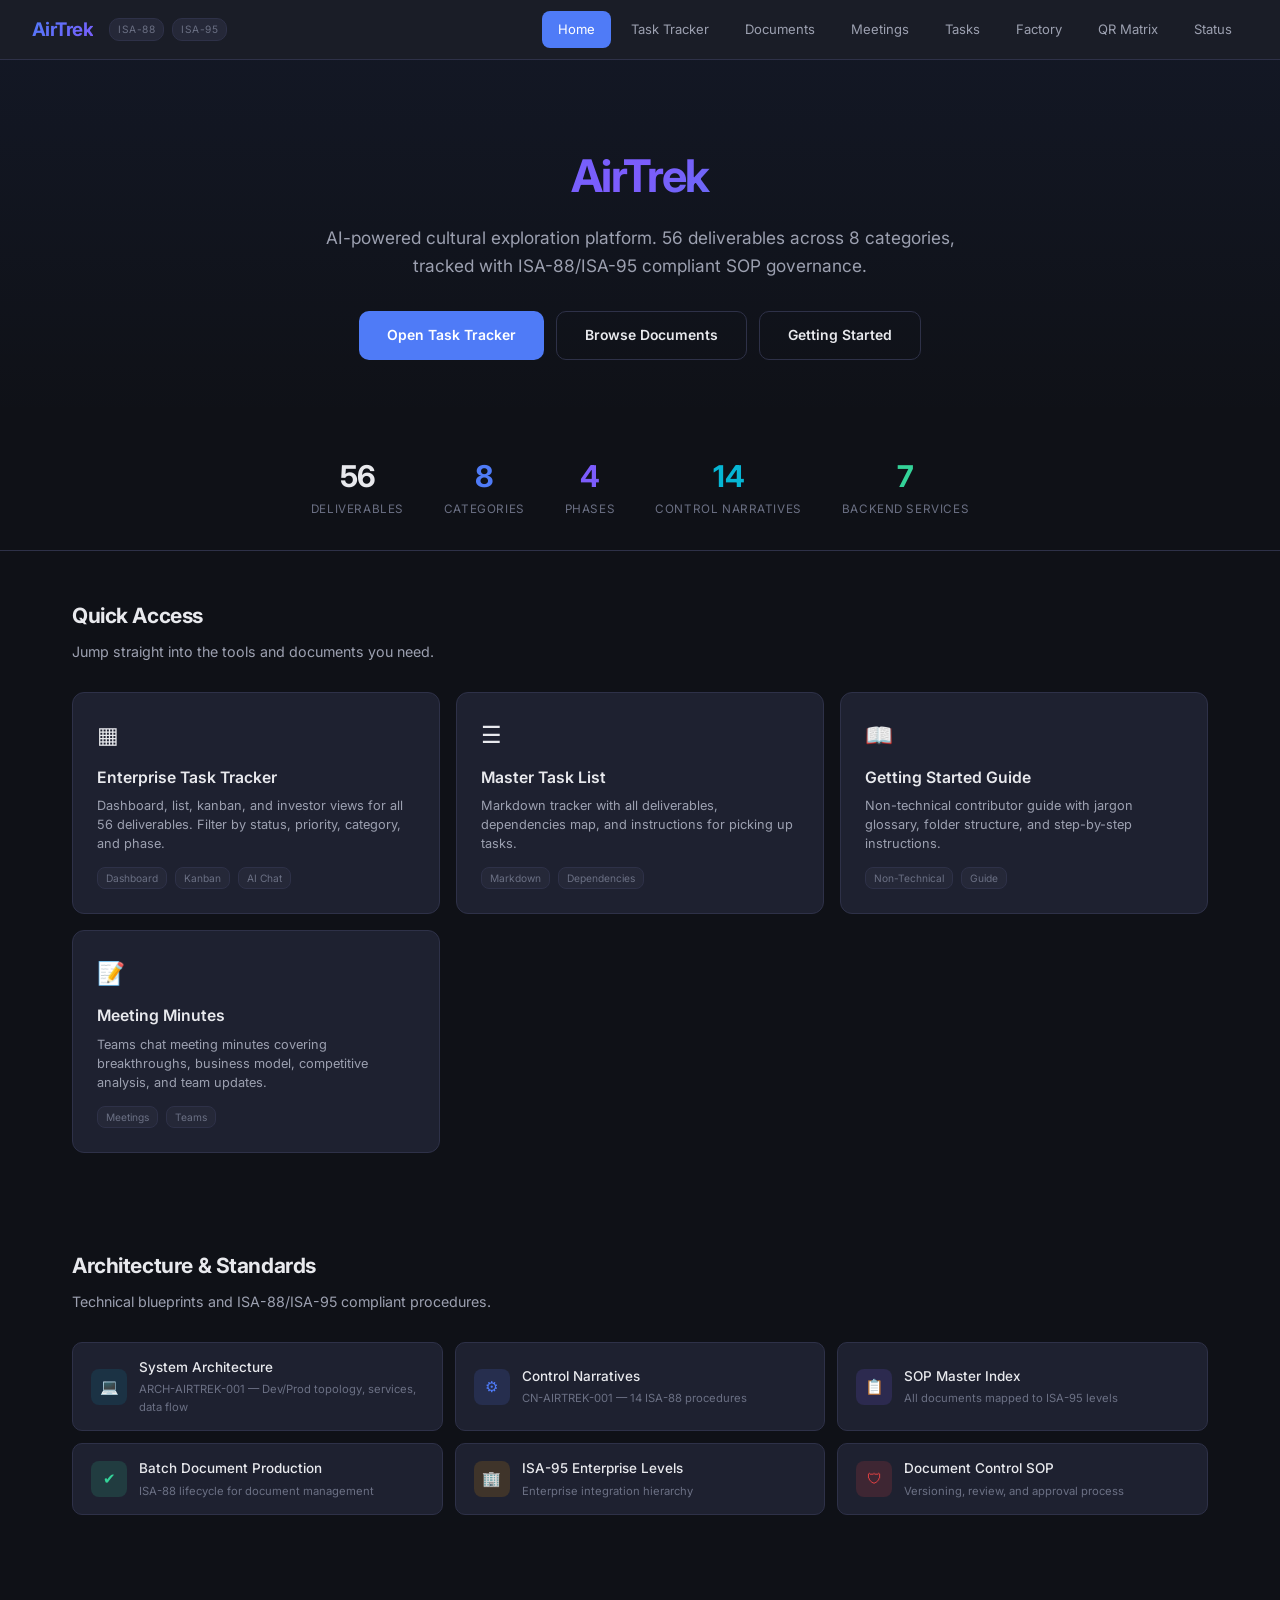
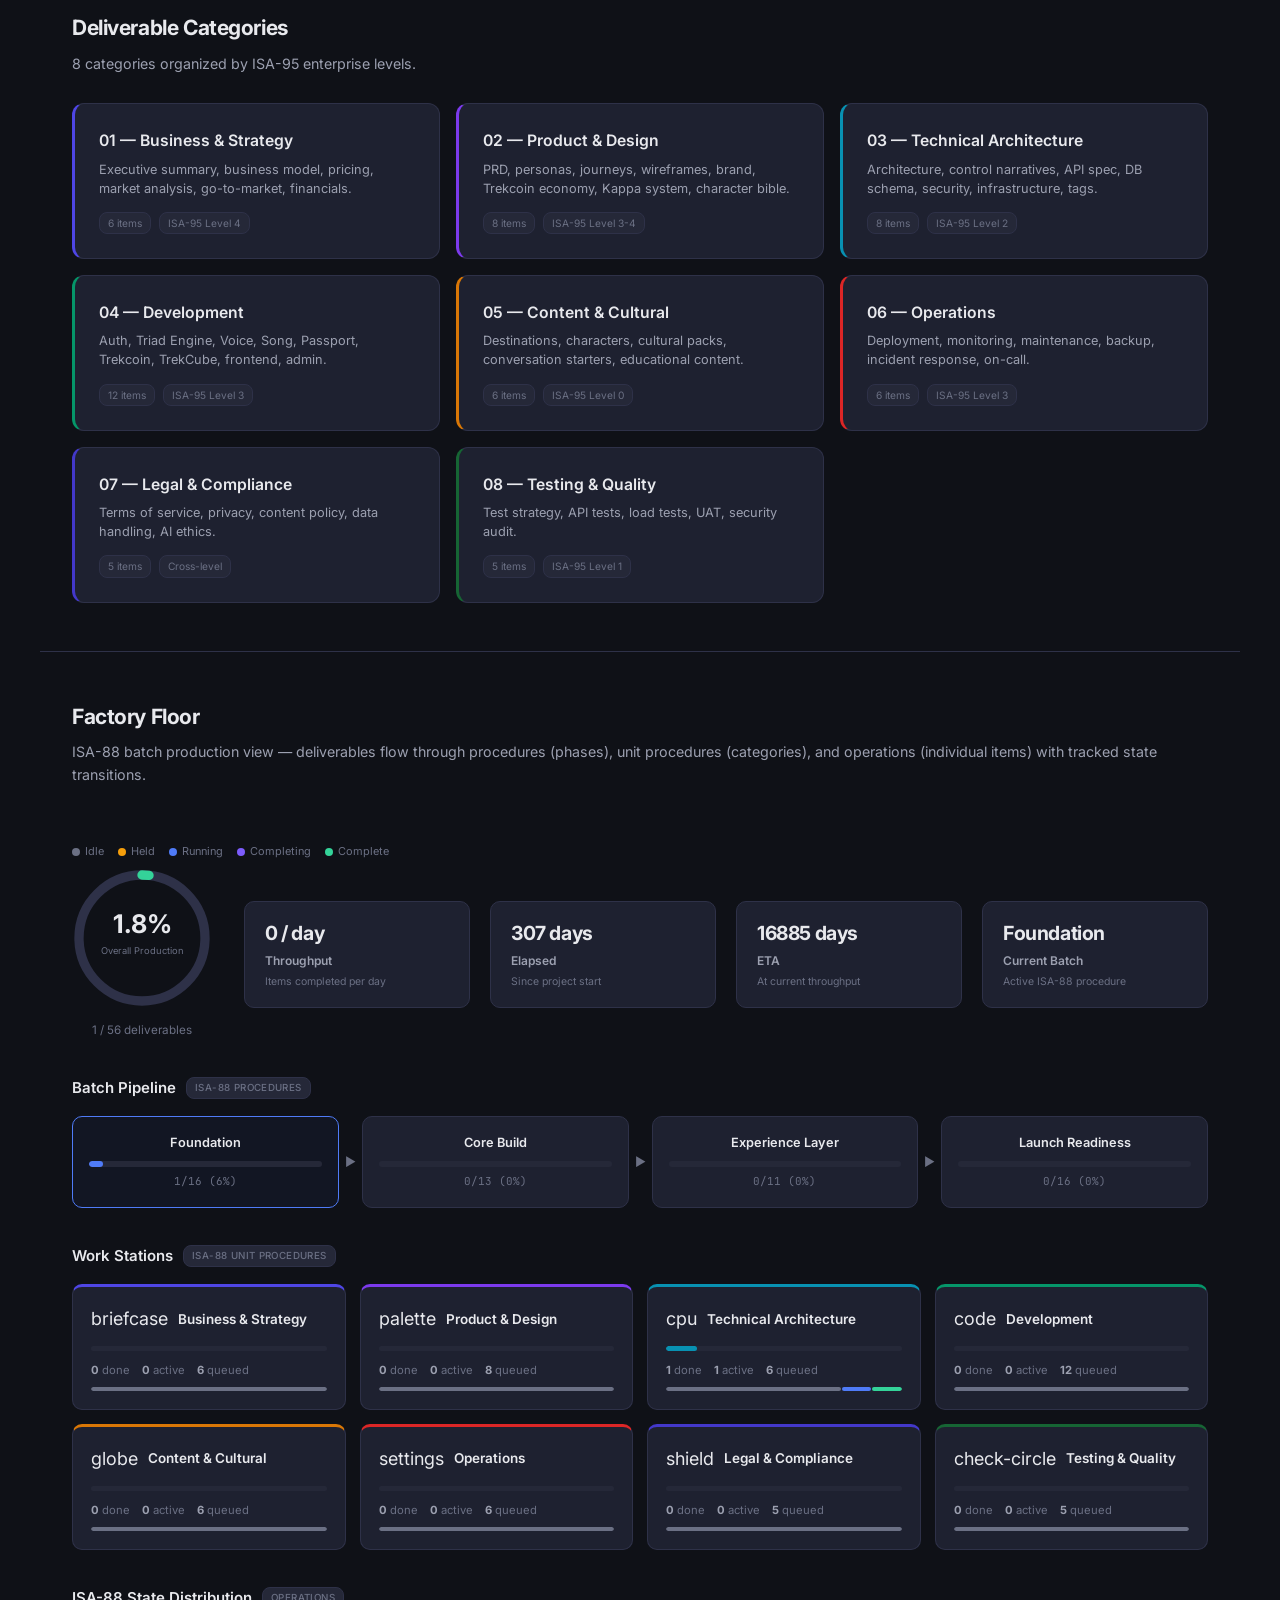
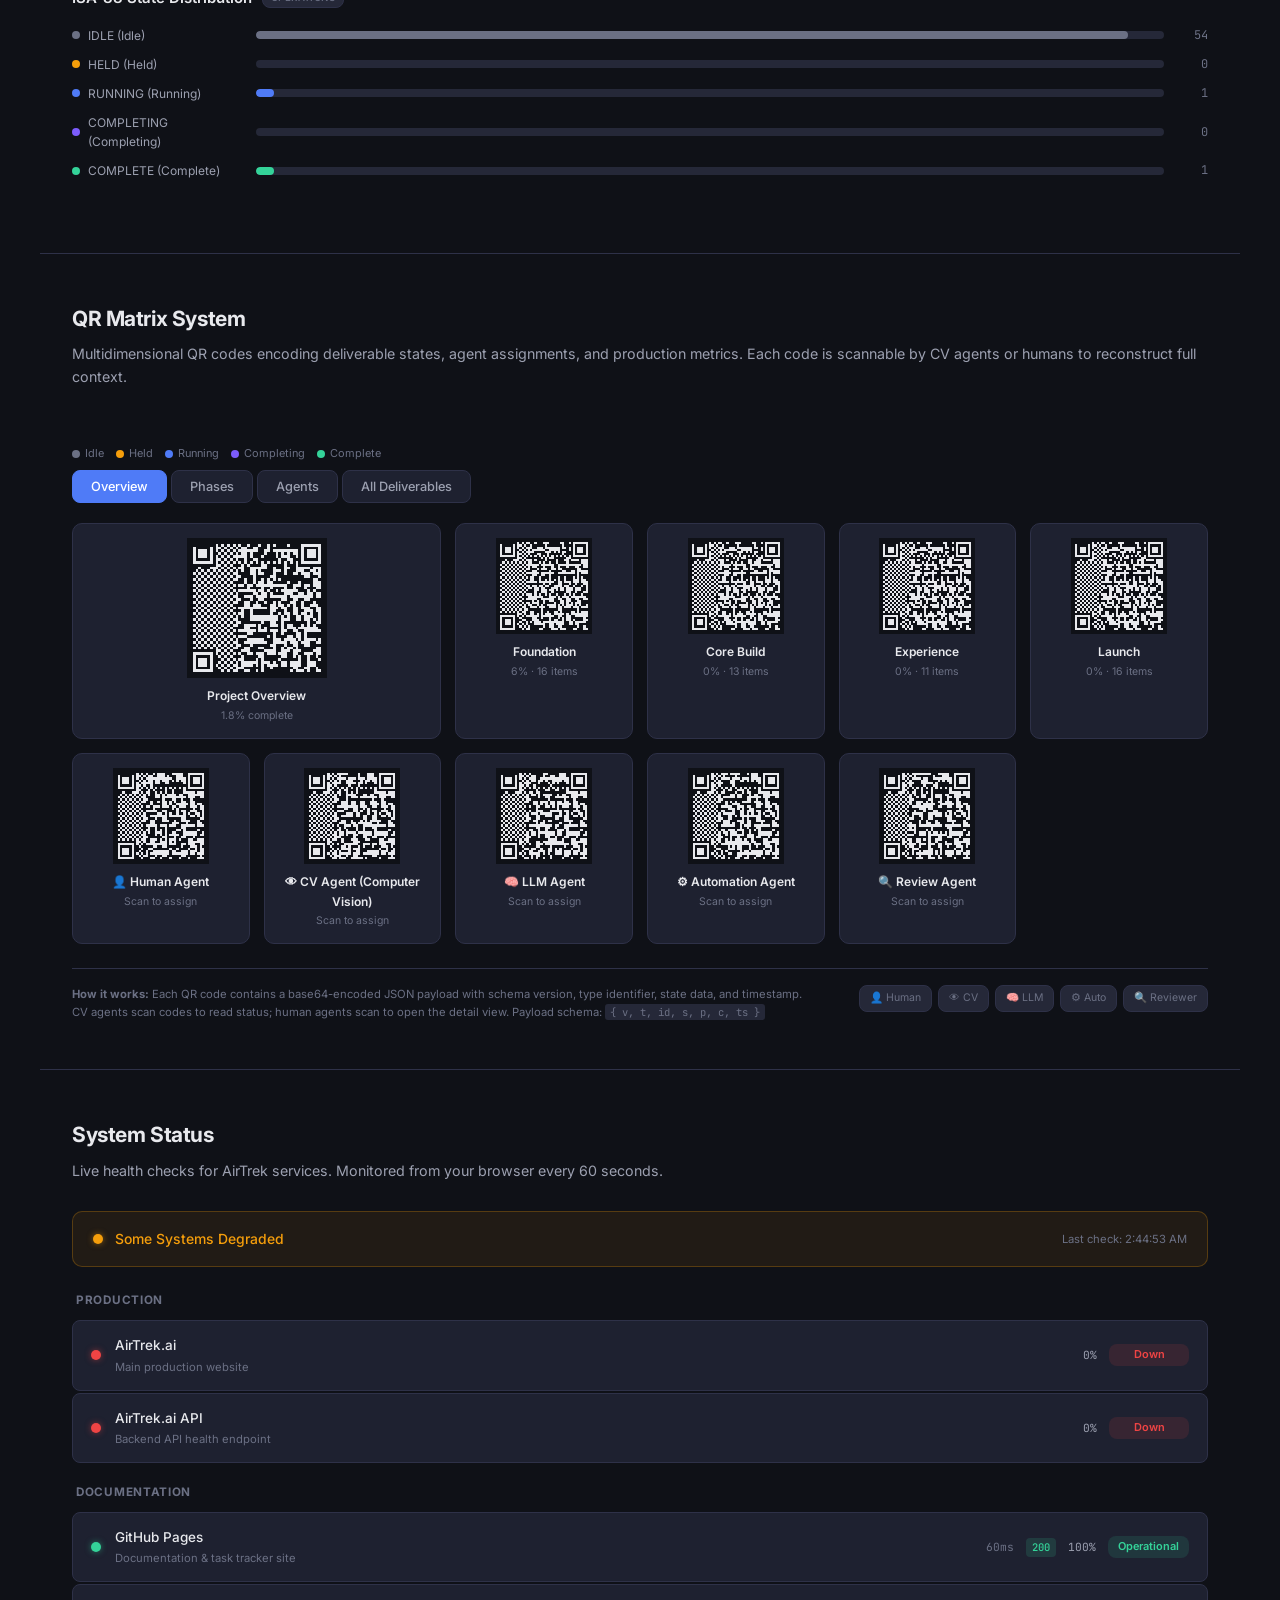
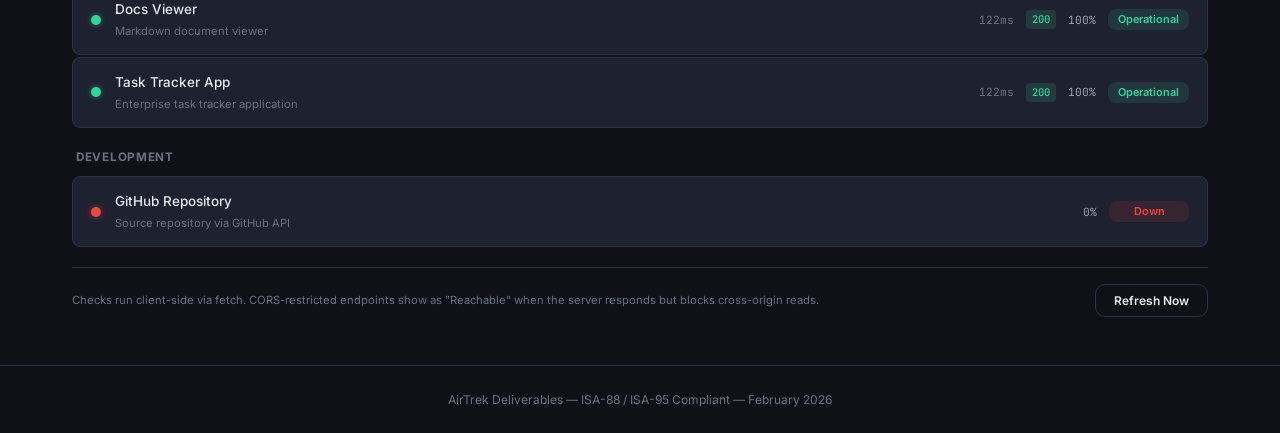
<file: index.html>
<!DOCTYPE html>
<html lang="en">
<head>
  <meta charset="UTF-8">
  <meta name="viewport" content="width=device-width, initial-scale=1.0">
  <title>AirTrek — Empathy Through Cultural Exploration</title>
  <link rel="preconnect" href="https://fonts.googleapis.com">
  <link rel="preconnect" href="https://fonts.gstatic.com" crossorigin>
  <link href="https://fonts.googleapis.com/css2?family=Inter:wght@400;500;600;700&family=JetBrains+Mono:wght@400;500&display=swap" rel="stylesheet">
  <link rel="stylesheet" href="css/landing.css">
</head>
<body>
  <!-- Loading indicator shown until templates are injected -->
  <div class="template-loading">
    <div class="spinner"></div>
    Loading AirTrek...
  </div>

  <!-- Each section loads from its own template file -->
  <div data-template="templates/header.html"></div>
  <div data-template="templates/hero.html"></div>
  <div data-template="templates/stats.html"></div>
  <div data-template="templates/quick-access.html"></div>
  <div data-template="templates/architecture.html"></div>
  <div data-template="templates/categories.html"></div>
  <div data-template="templates/factory.html"></div>
  <div data-template="templates/qr-matrix.html"></div>
  <div data-template="templates/status.html"></div>
  <div data-template="templates/footer.html"></div>

  <script src="js/loader.js"></script>
  <script src="js/factory.js"></script>
  <script src="js/qr-matrix.js"></script>
  <script src="js/status.js"></script>
</body>
</html>
</file>
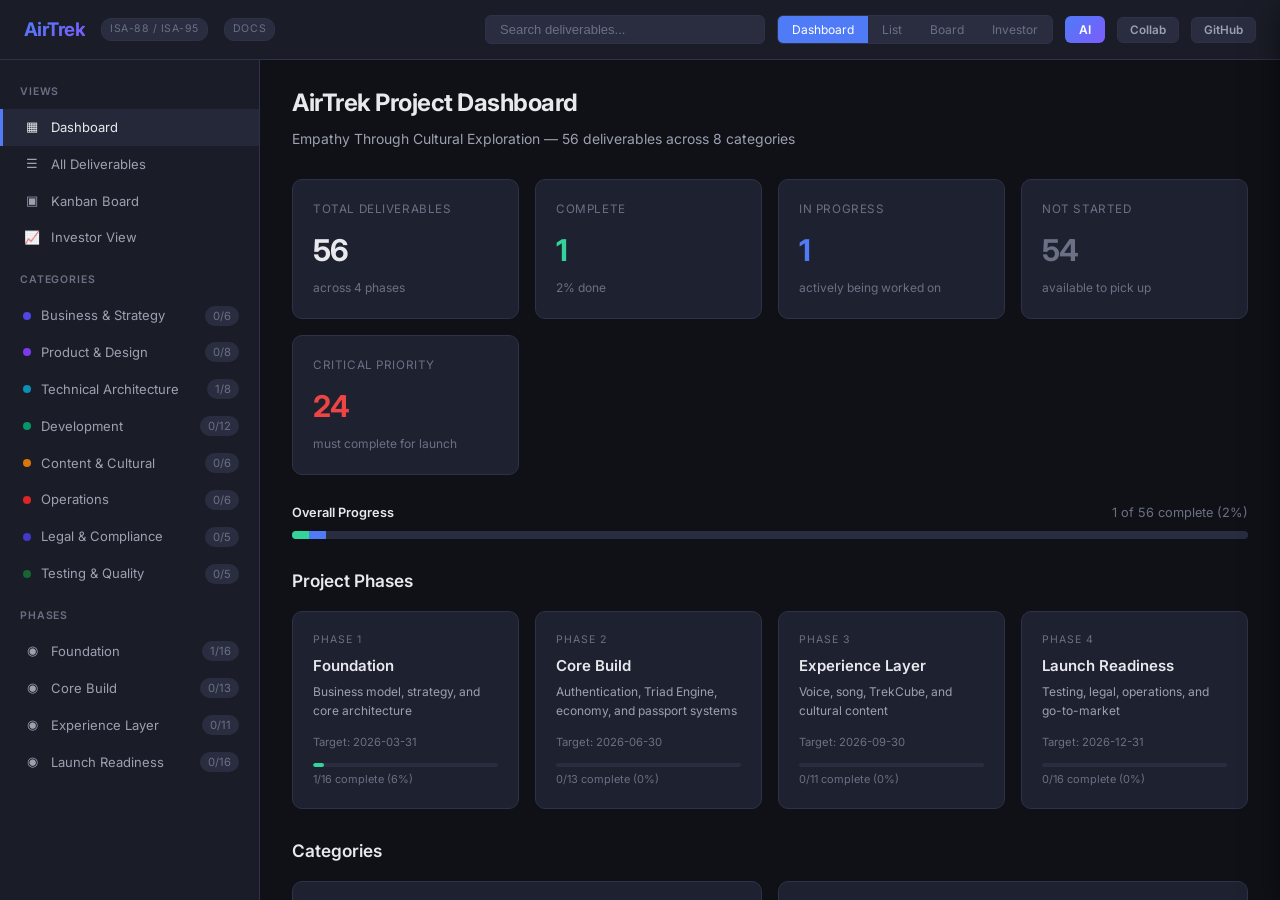
<file: app/index.html>
<!DOCTYPE html>
<html lang="en">
<head>
  <meta charset="UTF-8">
  <meta name="viewport" content="width=device-width, initial-scale=1.0">
  <title>AirTrek — Enterprise Task Tracker</title>
  <link rel="preconnect" href="https://fonts.googleapis.com">
  <link rel="preconnect" href="https://fonts.gstatic.com" crossorigin>
  <link href="https://fonts.googleapis.com/css2?family=Inter:wght@400;500;600;700&family=JetBrains+Mono:wght@400;500&display=swap" rel="stylesheet">
  <link rel="stylesheet" href="css/styles.css">
  <link rel="stylesheet" href="css/chat.css">
  <link rel="stylesheet" href="css/tools.css">
</head>
<body>
  <div class="app-container">
    <!-- Top Bar -->
    <header class="topbar">
      <div class="topbar-left">
        <a href="../index.html" style="text-decoration:none"><span class="topbar-logo">AirTrek</span></a>
        <span class="topbar-badge">ISA-88 / ISA-95</span>
        <a href="../docs.html" class="topbar-badge" style="text-decoration:none;cursor:pointer;">Docs</a>
      </div>
      <div class="topbar-right">
        <input type="text" class="topbar-search" placeholder="Search deliverables...">
        <div class="view-toggle">
          <button data-view="dashboard" class="active">Dashboard</button>
          <button data-view="list">List</button>
          <button data-view="kanban">Board</button>
          <button data-view="investor">Investor</button>
        </div>
        <button class="chat-toggle-btn" id="chatToggle" title="AI Assistant">AI</button>
        <button class="tool-btn" id="collabToggle" title="Collaborative Chat">Collab</button>
        <button class="tool-btn" id="githubToggle" title="GitHub Reader">GitHub</button>
      </div>
    </header>

    <!-- Sidebar -->
    <nav class="sidebar"></nav>

    <!-- Main Content -->
    <main class="main-content"></main>
  </div>

  <!-- Detail Panel -->
  <div class="detail-overlay"></div>
  <div class="detail-panel">
    <div class="detail-header">
      <div>
        <div class="detail-title"></div>
        <div class="detail-id"></div>
      </div>
      <button class="detail-close">&times;</button>
    </div>
    <div class="detail-body"></div>
  </div>

  <!-- Chat Window -->
  <div class="chat-window" id="chatWindow">
    <div class="chat-header">
      <span class="chat-title">AirTrek AI Assistant</span>
      <span class="chat-badge">WebLLM</span>
      <button class="chat-close" id="chatClose">&times;</button>
    </div>
    <div class="chat-messages" id="chatMessages">
      <div class="chat-msg system">
        <div class="chat-msg-content">
          Welcome to the AirTrek AI Assistant. I can help you understand
          deliverables, ISA-88 control narratives, project status, and
          the AirTrek architecture. Ask me anything about the project.
        </div>
      </div>
    </div>
    <div class="chat-input-area">
      <input type="text" class="chat-input" id="chatInput"
             placeholder="Ask about AirTrek deliverables...">
      <button class="chat-send" id="chatSend">Send</button>
    </div>
    <div class="chat-status" id="chatStatus">Ready</div>
  </div>

  <!-- Collab Chat Panel -->
  <div class="tool-panel" id="collabPanel">
    <div class="tool-panel-header">
      <span class="tool-panel-title">Collab Chat</span>
      <span class="tool-panel-badge collab-badge">P2P</span>
      <button class="tool-panel-close" id="collabClose">&times;</button>
    </div>

    <div class="collab-tabs">
      <button class="collab-tab active" data-tab="collabChatPane">Chat</button>
      <button class="collab-tab" data-tab="collabConnectPane">Connect</button>
    </div>

    <!-- Chat Pane -->
    <div class="collab-tab-pane active" id="collabChatPane">
      <div class="collab-name-row">
        <span class="collab-name-label">Name:</span>
        <input type="text" class="collab-name-input" id="collabName" placeholder="Your display name">
      </div>
      <div class="collab-users" id="collabUsers"></div>
      <div class="collab-messages" id="collabMessages"></div>
      <div class="collab-input-area">
        <input type="text" class="collab-input" id="collabInput" placeholder="Type a message...">
        <button class="collab-send" id="collabSend">Send</button>
      </div>
    </div>

    <!-- Connect Pane (WebRTC) -->
    <div class="collab-tab-pane" id="collabConnectPane">
      <div class="collab-connect">
        <div class="collab-connect-section">
          <h4>Create a Room</h4>
          <p>Generate an offer code and share it with a peer to connect directly via WebRTC.</p>
          <button class="collab-connect-btn" id="collabCreate">Create Room</button>
          <textarea id="collabOffer" placeholder="Offer code will appear here..." style="display:none"></textarea>
        </div>
        <div class="collab-connect-section">
          <h4>Join a Room</h4>
          <p>Paste the offer code from the host, then click Join. Share the answer code back.</p>
          <textarea id="collabAnswer" placeholder="Paste offer code here, or answer code will appear..."></textarea>
          <button class="collab-connect-btn" id="collabJoin">Join Room</button>
        </div>
        <div class="collab-connect-section">
          <h4>Accept Answer</h4>
          <p>If you are the host, paste the answer code from the joiner to complete the connection.</p>
          <button class="collab-connect-btn" id="collabAccept">Accept Answer</button>
        </div>
      </div>
    </div>

    <div class="collab-status" id="collabStatus">Initializing...</div>
  </div>

  <!-- GitHub Reader Panel -->
  <div class="tool-panel" id="githubPanel">
    <div class="tool-panel-header">
      <span class="tool-panel-title">GitHub Reader</span>
      <span class="tool-panel-badge gh-badge">API</span>
      <button class="tool-panel-close" id="githubClose">&times;</button>
    </div>
    <div class="gh-body">
      <div class="gh-input-bar">
        <input type="text" class="gh-repo-input" id="ghRepoInput"
               placeholder="owner/repo or GitHub URL" value="teslasolar/AirTrekDeliverables">
        <button class="gh-load-btn" id="ghLoadBtn">Load</button>
      </div>
      <div class="gh-repo-header" id="ghRepoHeader" style="display:none">
        <div class="gh-repo-name" id="ghRepoName"></div>
        <div class="gh-repo-meta" id="ghRepoMeta"></div>
        <div class="gh-repo-desc" id="ghRepoDesc"></div>
      </div>
      <div class="gh-breadcrumb" id="ghBreadcrumb" style="display:none"></div>
      <div class="gh-file-list" id="ghFileList"></div>
      <div class="gh-file-viewer" id="ghFileViewer">
        <div class="gh-file-info" id="ghFileInfo"></div>
        <pre class="gh-code" id="ghCode"></pre>
      </div>
    </div>
    <div class="gh-status" id="ghStatus">Enter a repository to browse</div>
  </div>

  <script src="../willow/konomi-willow.js"></script>
  <script src="js/app.js"></script>
  <script src="js/chat.js"></script>
  <script src="js/webllm.js"></script>
  <script src="js/collab.js"></script>
  <script src="js/github.js"></script>
</body>
</html>
</file>
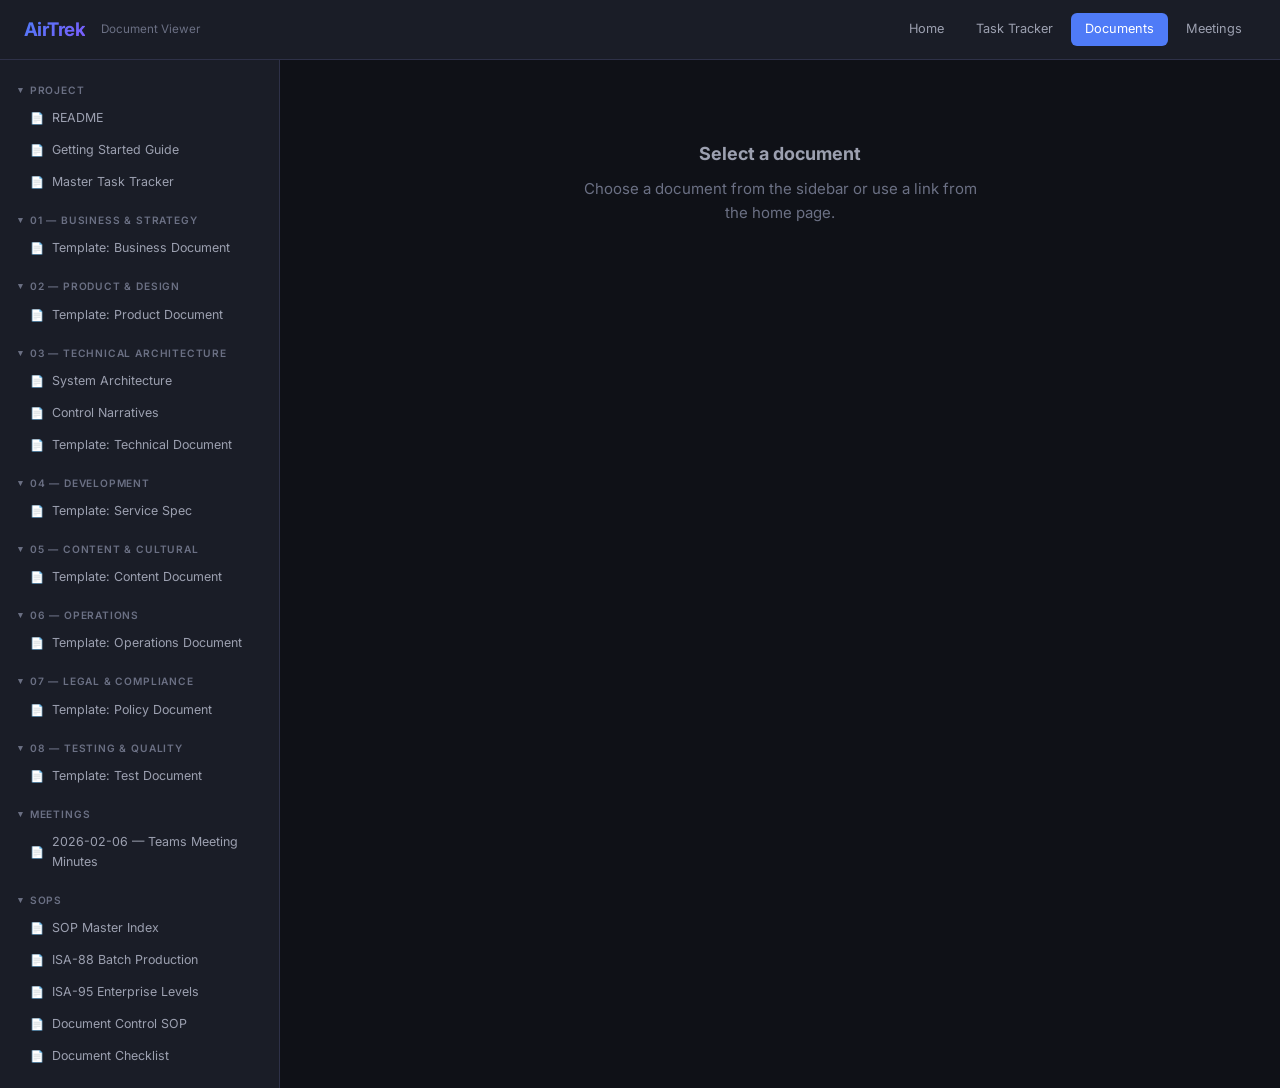
<file: docs.html>
<!DOCTYPE html>
<html lang="en">
<head>
  <meta charset="UTF-8">
  <meta name="viewport" content="width=device-width, initial-scale=1.0">
  <title>AirTrek — Document Viewer</title>
  <link rel="preconnect" href="https://fonts.googleapis.com">
  <link rel="preconnect" href="https://fonts.gstatic.com" crossorigin>
  <link href="https://fonts.googleapis.com/css2?family=Inter:wght@400;500;600;700&family=JetBrains+Mono:wght@400;500&display=swap" rel="stylesheet">
  <style>
    *, *::before, *::after { box-sizing: border-box; margin: 0; padding: 0; }
    :root {
      --bg: #0f1117; --bg2: #1a1d27; --bg3: #1e2130; --bg4: #252838;
      --border: #2e3148; --border2: #3a3d52;
      --text: #e8e9ed; --text2: #9ca0b0; --text3: #6b7084;
      --blue: #4F7BF7; --purple: #7C5CFC; --green: #34D399;
      --orange: #F59E0B; --red: #EF4444; --cyan: #06B6D4;
      --font: 'Inter', -apple-system, BlinkMacSystemFont, 'Segoe UI', sans-serif;
      --mono: 'JetBrains Mono', 'Fira Code', monospace;
    }
    html { font-size: 15px; scroll-behavior: smooth; }
    body { font-family: var(--font); background: var(--bg); color: var(--text); line-height: 1.6; min-height: 100vh; }
    a { color: var(--blue); text-decoration: none; }
    a:hover { text-decoration: underline; }

    /* --- Layout --- */
    .layout { display: grid; grid-template-columns: 280px 1fr; grid-template-rows: 60px 1fr; min-height: 100vh; }

    /* --- Header --- */
    .top-header {
      grid-column: 1 / -1; background: var(--bg2); border-bottom: 1px solid var(--border);
      display: flex; align-items: center; justify-content: space-between; padding: 0 24px;
      position: sticky; top: 0; z-index: 100;
    }
    .logo-area { display: flex; align-items: center; gap: 16px; }
    .logo {
      font-size: 1.25rem; font-weight: 700; letter-spacing: -0.03em;
      background: linear-gradient(135deg, var(--blue), var(--purple));
      -webkit-background-clip: text; background-clip: text; -webkit-text-fill-color: transparent;
    }
    .logo-sub { font-size: 0.78rem; color: var(--text3); }
    .nav-links { display: flex; gap: 4px; }
    .nav-links a {
      padding: 6px 14px; border-radius: 6px; font-size: 0.85rem; color: var(--text2); transition: all 0.2s;
    }
    .nav-links a:hover { background: var(--bg4); color: var(--text); text-decoration: none; }
    .nav-links a.active { background: var(--blue); color: white; }

    /* --- Sidebar --- */
    .doc-sidebar {
      background: var(--bg2); border-right: 1px solid var(--border);
      overflow-y: auto; padding: 12px 0;
    }
    .doc-sidebar::-webkit-scrollbar { width: 5px; }
    .doc-sidebar::-webkit-scrollbar-thumb { background: var(--border); border-radius: 3px; }
    .sidebar-group { margin-bottom: 4px; }
    .sidebar-group-title {
      font-size: 0.68rem; text-transform: uppercase; letter-spacing: 0.08em;
      color: var(--text3); padding: 10px 18px 4px; font-weight: 600;
      cursor: pointer; display: flex; align-items: center; gap: 6px;
      user-select: none;
    }
    .sidebar-group-title:hover { color: var(--text2); }
    .sidebar-group-title .arrow { transition: transform 0.2s; font-size: 0.6rem; }
    .sidebar-group-title.collapsed .arrow { transform: rotate(-90deg); }
    .sidebar-group-items { }
    .sidebar-group-title.collapsed + .sidebar-group-items { display: none; }
    .sidebar-link {
      display: flex; align-items: center; gap: 8px;
      padding: 6px 18px 6px 28px; cursor: pointer; transition: all 0.15s;
      font-size: 0.83rem; color: var(--text2); border-left: 2px solid transparent;
    }
    .sidebar-link:hover { background: var(--bg4); color: var(--text); text-decoration: none; }
    .sidebar-link.active { background: var(--bg4); color: var(--text); border-left-color: var(--blue); }
    .sidebar-link .file-icon { font-size: 0.75rem; color: var(--text3); flex-shrink: 0; }

    /* --- Main Content --- */
    .doc-main { overflow-y: auto; max-height: calc(100vh - 60px); }

    /* --- Markdown Rendered Content --- */
    .md-content {
      max-width: 860px; margin: 0 auto; padding: 40px 48px 80px;
    }
    .md-content h1 {
      font-size: 2rem; font-weight: 700; letter-spacing: -0.03em;
      margin: 0 0 8px; padding-bottom: 12px; border-bottom: 1px solid var(--border);
    }
    .md-content h2 {
      font-size: 1.45rem; font-weight: 600; margin: 36px 0 12px;
      padding-bottom: 8px; border-bottom: 1px solid var(--border);
      letter-spacing: -0.02em;
    }
    .md-content h3 { font-size: 1.15rem; font-weight: 600; margin: 28px 0 8px; }
    .md-content h4 { font-size: 1rem; font-weight: 600; margin: 20px 0 6px; color: var(--text2); }
    .md-content p { margin: 0 0 14px; color: var(--text2); }
    .md-content strong { color: var(--text); font-weight: 600; }
    .md-content em { font-style: italic; color: var(--text2); }
    .md-content ul, .md-content ol { margin: 0 0 14px; padding-left: 24px; color: var(--text2); }
    .md-content li { margin-bottom: 4px; }
    .md-content li > ul, .md-content li > ol { margin: 4px 0 0; }
    .md-content blockquote {
      border-left: 3px solid var(--blue); margin: 0 0 14px;
      padding: 10px 18px; background: rgba(79,123,247,0.06);
      border-radius: 0 8px 8px 0; color: var(--text2);
    }
    .md-content blockquote p { margin: 0; }
    .md-content code {
      font-family: var(--mono); font-size: 0.87em;
      background: var(--bg4); padding: 2px 6px; border-radius: 4px;
      color: var(--cyan);
    }
    .md-content pre {
      background: var(--bg4); border: 1px solid var(--border); border-radius: 10px;
      padding: 18px 20px; overflow-x: auto; margin: 0 0 18px;
      font-family: var(--mono); font-size: 0.83rem; line-height: 1.6;
      color: var(--text2);
    }
    .md-content pre code {
      background: none; padding: 0; border-radius: 0; color: inherit; font-size: inherit;
    }
    .md-content table {
      width: 100%; border-collapse: collapse; margin: 0 0 18px;
      font-size: 0.87rem;
    }
    .md-content th {
      text-align: left; font-weight: 600; font-size: 0.75rem;
      text-transform: uppercase; letter-spacing: 0.05em;
      color: var(--text3); padding: 10px 12px; border-bottom: 2px solid var(--border);
    }
    .md-content td {
      padding: 10px 12px; border-bottom: 1px solid var(--border);
      color: var(--text2); vertical-align: top;
    }
    .md-content tr:hover td { background: rgba(255,255,255,0.02); }
    .md-content hr { border: none; border-top: 1px solid var(--border); margin: 32px 0; }
    .md-content img { max-width: 100%; border-radius: 8px; margin: 8px 0; }
    .md-content input[type="checkbox"] { margin-right: 6px; }

    /* --- File Path Bar --- */
    .file-path-bar {
      padding: 10px 48px; border-bottom: 1px solid var(--border);
      background: var(--bg2); font-size: 0.78rem; color: var(--text3);
      font-family: var(--mono); display: flex; align-items: center; gap: 8px;
      max-width: 100%; overflow-x: auto;
      position: sticky; top: 0; z-index: 10;
    }
    .file-path-bar .crumb { color: var(--text3); }
    .file-path-bar .crumb:hover { color: var(--blue); text-decoration: none; cursor: pointer; }
    .file-path-bar .sep { color: var(--border2); }

    /* --- Loading / Error --- */
    .doc-state {
      display: flex; flex-direction: column; align-items: center;
      justify-content: center; padding: 80px 20px; text-align: center; color: var(--text3);
    }
    .doc-state h2 { color: var(--text2); font-size: 1.2rem; margin-bottom: 8px; }
    .doc-state p { max-width: 400px; }
    .spinner {
      width: 32px; height: 32px; border: 3px solid var(--border);
      border-top-color: var(--blue); border-radius: 50%;
      animation: spin 0.8s linear infinite; margin-bottom: 16px;
    }
    @keyframes spin { to { transform: rotate(360deg); } }

    /* --- Mobile --- */
    .sidebar-toggle {
      display: none; background: none; border: none; color: var(--text2);
      font-size: 1.3rem; cursor: pointer; padding: 4px 8px;
    }
    @media (max-width: 800px) {
      .layout { grid-template-columns: 1fr; }
      .doc-sidebar { display: none; position: fixed; top: 60px; left: 0; width: 280px; height: calc(100vh - 60px); z-index: 50; box-shadow: 4px 0 20px rgba(0,0,0,0.5); }
      .doc-sidebar.open { display: block; }
      .sidebar-toggle { display: block; }
      .md-content { padding: 28px 20px 60px; }
      .file-path-bar { padding: 10px 20px; }
    }
  </style>
</head>
<body>
  <div class="layout">
    <!-- Header -->
    <header class="top-header">
      <div class="logo-area">
        <button class="sidebar-toggle" id="sidebarToggle">&#9776;</button>
        <a href="index.html" style="text-decoration:none"><span class="logo">AirTrek</span></a>
        <span class="logo-sub">Document Viewer</span>
      </div>
      <nav class="nav-links">
        <a href="index.html">Home</a>
        <a href="app/index.html">Task Tracker</a>
        <a href="docs.html" class="active">Documents</a>
        <a href="docs.html?file=meetings/2026-02-06-teams-meeting-minutes.md">Meetings</a>
      </nav>
    </header>

    <!-- Sidebar (file browser) -->
    <aside class="doc-sidebar" id="docSidebar"></aside>

    <!-- Main doc area -->
    <main class="doc-main" id="docMain">
      <div class="doc-state" id="docState">
        <h2>Select a document</h2>
        <p>Choose a document from the sidebar or use a link from the home page.</p>
      </div>
    </main>
  </div>

  <script>
  (function () {
    'use strict';

    // --- Manifest of all browsable markdown files ---
    var MANIFEST = [
      {
        group: "Project",
        files: [
          { path: "README.md", title: "README" },
          { path: "GETTING-STARTED.md", title: "Getting Started Guide" },
          { path: "TASK-TRACKER.md", title: "Master Task Tracker" }
        ]
      },
      {
        group: "01 — Business & Strategy",
        files: [
          { path: "deliverables/01-business-strategy/TEMPLATE-business-document.md", title: "Template: Business Document" }
        ]
      },
      {
        group: "02 — Product & Design",
        files: [
          { path: "deliverables/02-product-design/TEMPLATE-product-document.md", title: "Template: Product Document" }
        ]
      },
      {
        group: "03 — Technical Architecture",
        files: [
          { path: "deliverables/03-technical-architecture/ARCHITECTURE.md", title: "System Architecture" },
          { path: "deliverables/03-technical-architecture/control-narratives/CN-AIRTREK-001.md", title: "Control Narratives" },
          { path: "deliverables/03-technical-architecture/TEMPLATE-technical-document.md", title: "Template: Technical Document" }
        ]
      },
      {
        group: "04 — Development",
        files: [
          { path: "deliverables/04-development/TEMPLATE-service-spec.md", title: "Template: Service Spec" }
        ]
      },
      {
        group: "05 — Content & Cultural",
        files: [
          { path: "deliverables/05-content-cultural/TEMPLATE-content-document.md", title: "Template: Content Document" }
        ]
      },
      {
        group: "06 — Operations",
        files: [
          { path: "deliverables/06-operations/TEMPLATE-operations-document.md", title: "Template: Operations Document" }
        ]
      },
      {
        group: "07 — Legal & Compliance",
        files: [
          { path: "deliverables/07-legal-compliance/TEMPLATE-policy-document.md", title: "Template: Policy Document" }
        ]
      },
      {
        group: "08 — Testing & Quality",
        files: [
          { path: "deliverables/08-testing-quality/TEMPLATE-test-document.md", title: "Template: Test Document" }
        ]
      },
      {
        group: "Meetings",
        files: [
          { path: "meetings/2026-02-06-teams-meeting-minutes.md", title: "2026-02-06 — Teams Meeting Minutes" }
        ]
      },
      {
        group: "SOPs",
        files: [
          { path: "sop/SOP-INDEX.md", title: "SOP Master Index" },
          { path: "sop/isa-88-batch/BATCH-DOCUMENT-PRODUCTION.md", title: "ISA-88 Batch Production" },
          { path: "sop/isa-95-enterprise/ENTERPRISE-LEVELS.md", title: "ISA-95 Enterprise Levels" },
          { path: "sop/procedures/SOP-DOCUMENT-CONTROL.md", title: "Document Control SOP" },
          { path: "sop/forms/DOCUMENT-CHECKLIST.md", title: "Document Checklist" }
        ]
      }
    ];

    var docSidebar = document.getElementById('docSidebar');
    var docMain = document.getElementById('docMain');
    var sidebarToggle = document.getElementById('sidebarToggle');
    var currentFile = null;

    // --- Build Sidebar ---
    function buildSidebar() {
      docSidebar.innerHTML = '';
      MANIFEST.forEach(function (group) {
        var grp = document.createElement('div');
        grp.className = 'sidebar-group';

        var title = document.createElement('div');
        title.className = 'sidebar-group-title';
        title.innerHTML = '<span class="arrow">&#9662;</span> ' + group.group;
        title.addEventListener('click', function () {
          title.classList.toggle('collapsed');
        });
        grp.appendChild(title);

        var items = document.createElement('div');
        items.className = 'sidebar-group-items';

        group.files.forEach(function (file) {
          var link = document.createElement('a');
          link.className = 'sidebar-link' + (currentFile === file.path ? ' active' : '');
          link.href = 'docs.html?file=' + encodeURIComponent(file.path);
          link.innerHTML = '<span class="file-icon">&#x1F4C4;</span> ' + escapeHtml(file.title);
          link.addEventListener('click', function (e) {
            e.preventDefault();
            loadFile(file.path);
            if (window.innerWidth <= 800) docSidebar.classList.remove('open');
          });
          items.appendChild(link);
        });

        grp.appendChild(items);
        docSidebar.appendChild(grp);
      });
    }

    // --- Load and render a markdown file ---
    function loadFile(filePath) {
      currentFile = filePath;
      window.history.replaceState(null, '', 'docs.html?file=' + encodeURIComponent(filePath));
      document.title = 'AirTrek — ' + filePath.split('/').pop();
      updateActiveLink();
      showLoading();

      fetch(filePath)
        .then(function (res) {
          if (!res.ok) throw new Error('File not found: ' + filePath);
          return res.text();
        })
        .then(function (md) {
          renderMarkdown(filePath, md);
        })
        .catch(function (err) {
          showError(err.message);
        });
    }

    function showLoading() {
      docMain.innerHTML = '<div class="doc-state"><div class="spinner"></div><p>Loading document...</p></div>';
    }

    function showError(msg) {
      docMain.innerHTML = '<div class="doc-state"><h2>Could not load document</h2><p>' + escapeHtml(msg) + '</p></div>';
    }

    function updateActiveLink() {
      var links = docSidebar.querySelectorAll('.sidebar-link');
      links.forEach(function (l) {
        var href = l.getAttribute('href');
        l.classList.toggle('active', href === 'docs.html?file=' + encodeURIComponent(currentFile));
      });
    }

    // --- Markdown to HTML (lightweight, no dependencies) ---
    function renderMarkdown(filePath, md) {
      var html = markdownToHtml(md);

      // Build file path breadcrumb
      var parts = filePath.split('/');
      var pathBar = document.createElement('div');
      pathBar.className = 'file-path-bar';
      parts.forEach(function (part, i) {
        if (i > 0) {
          var sep = document.createElement('span');
          sep.className = 'sep';
          sep.textContent = '/';
          pathBar.appendChild(sep);
        }
        var crumb = document.createElement('span');
        crumb.className = 'crumb';
        crumb.textContent = part;
        pathBar.appendChild(crumb);
      });

      var content = document.createElement('div');
      content.className = 'md-content';
      content.innerHTML = html;

      // Rewrite relative .md links to go through the docs viewer
      var links = content.querySelectorAll('a');
      links.forEach(function (a) {
        var href = a.getAttribute('href');
        if (href && href.endsWith('.md') && !href.startsWith('http')) {
          a.href = 'docs.html?file=' + encodeURIComponent(resolvePath(filePath, href));
          a.addEventListener('click', function (e) {
            e.preventDefault();
            loadFile(resolvePath(filePath, href));
          });
        }
      });

      docMain.innerHTML = '';
      docMain.appendChild(pathBar);
      docMain.appendChild(content);
      docMain.scrollTop = 0;
    }

    // Resolve a relative path against the current file
    function resolvePath(base, relative) {
      if (relative.startsWith('/')) return relative.substring(1);
      var baseParts = base.split('/');
      baseParts.pop(); // remove filename
      var relParts = relative.split('/');
      relParts.forEach(function (part) {
        if (part === '..') baseParts.pop();
        else if (part !== '.') baseParts.push(part);
      });
      return baseParts.join('/');
    }

    // --- Lightweight Markdown Parser ---
    function markdownToHtml(md) {
      var lines = md.split('\n');
      var html = [];
      var inCodeBlock = false;
      var codeBlockContent = [];
      var inTable = false;
      var tableRows = [];
      var inList = false;
      var listType = '';
      var listItems = [];
      var inBlockquote = false;
      var blockquoteLines = [];

      function flushList() {
        if (!inList) return;
        var tag = listType === 'ol' ? 'ol' : 'ul';
        html.push('<' + tag + '>');
        listItems.forEach(function (li) {
          html.push('<li>' + inlineFormat(li) + '</li>');
        });
        html.push('</' + tag + '>');
        inList = false;
        listItems = [];
      }

      function flushBlockquote() {
        if (!inBlockquote) return;
        html.push('<blockquote><p>' + blockquoteLines.map(inlineFormat).join('<br>') + '</p></blockquote>');
        inBlockquote = false;
        blockquoteLines = [];
      }

      function flushTable() {
        if (!inTable) return;
        html.push('<table>');
        tableRows.forEach(function (row, ri) {
          var tag = ri === 0 ? 'th' : 'td';
          var rowTag = ri === 0 ? 'thead' : (ri === 1 ? 'tbody' : '');
          if (ri === 0) html.push('<thead>');
          if (ri === 1) { html.push('</thead><tbody>'); }
          // Skip separator row
          if (ri === 1 && /^[\s|:-]+$/.test(row)) return;
          html.push('<tr>');
          var cells = row.split('|').filter(function (c, i, a) { return i > 0 && i < a.length - 1; });
          if (cells.length === 0) cells = row.split('|').filter(Boolean);
          cells.forEach(function (cell) {
            html.push('<' + tag + '>' + inlineFormat(cell.trim()) + '</' + tag + '>');
          });
          html.push('</tr>');
        });
        html.push('</tbody></table>');
        inTable = false;
        tableRows = [];
      }

      for (var i = 0; i < lines.length; i++) {
        var line = lines[i];

        // Code blocks
        if (line.trimStart().startsWith('```')) {
          if (inCodeBlock) {
            html.push('<pre><code>' + escapeHtml(codeBlockContent.join('\n')) + '</code></pre>');
            codeBlockContent = [];
            inCodeBlock = false;
          } else {
            flushList(); flushBlockquote(); flushTable();
            inCodeBlock = true;
          }
          continue;
        }
        if (inCodeBlock) {
          codeBlockContent.push(line);
          continue;
        }

        // Blank line
        if (line.trim() === '') {
          flushList();
          flushBlockquote();
          if (inTable && tableRows.length > 0) flushTable();
          continue;
        }

        // Table
        if (line.includes('|') && line.trim().startsWith('|')) {
          flushList(); flushBlockquote();
          if (!inTable) inTable = true;
          tableRows.push(line);
          continue;
        } else if (inTable) {
          flushTable();
        }

        // Headings
        var headingMatch = line.match(/^(#{1,6})\s+(.+)/);
        if (headingMatch) {
          flushList(); flushBlockquote(); flushTable();
          var level = headingMatch[1].length;
          var text = headingMatch[2].replace(/\s*#+\s*$/, '');
          var slug = text.toLowerCase().replace(/[^\w\s-]/g, '').replace(/\s+/g, '-');
          html.push('<h' + level + ' id="' + slug + '">' + inlineFormat(text) + '</h' + level + '>');
          continue;
        }

        // Horizontal rule
        if (/^(-{3,}|_{3,}|\*{3,})$/.test(line.trim())) {
          flushList(); flushBlockquote(); flushTable();
          html.push('<hr>');
          continue;
        }

        // Blockquote
        if (line.trimStart().startsWith('>')) {
          flushList(); flushTable();
          inBlockquote = true;
          blockquoteLines.push(line.replace(/^>\s?/, ''));
          continue;
        } else if (inBlockquote) {
          flushBlockquote();
        }

        // Unordered list
        var ulMatch = line.match(/^(\s*)[-*+]\s+(.+)/);
        if (ulMatch) {
          flushBlockquote(); flushTable();
          if (!inList || listType !== 'ul') {
            flushList();
            inList = true;
            listType = 'ul';
          }
          listItems.push(ulMatch[2]);
          continue;
        }

        // Ordered list
        var olMatch = line.match(/^(\s*)\d+[.)]\s+(.+)/);
        if (olMatch) {
          flushBlockquote(); flushTable();
          if (!inList || listType !== 'ol') {
            flushList();
            inList = true;
            listType = 'ol';
          }
          listItems.push(olMatch[2]);
          continue;
        }

        // Checkbox list
        var cbMatch = line.match(/^(\s*)[-*]\s+\[([ xX])\]\s+(.+)/);
        if (cbMatch) {
          flushBlockquote(); flushTable();
          if (!inList) { inList = true; listType = 'ul'; }
          var checked = cbMatch[2] !== ' ' ? ' checked disabled' : ' disabled';
          listItems.push('<input type="checkbox"' + checked + '> ' + cbMatch[3]);
          continue;
        }

        // Paragraph
        flushList(); flushBlockquote(); flushTable();
        html.push('<p>' + inlineFormat(line) + '</p>');
      }

      // Flush remaining
      if (inCodeBlock) {
        html.push('<pre><code>' + escapeHtml(codeBlockContent.join('\n')) + '</code></pre>');
      }
      flushList();
      flushBlockquote();
      flushTable();

      return html.join('\n');
    }

    // --- Inline Markdown Formatting ---
    function inlineFormat(text) {
      if (!text) return '';
      // Escape HTML first
      text = escapeHtml(text);
      // Bold + italic
      text = text.replace(/\*\*\*(.+?)\*\*\*/g, '<strong><em>$1</em></strong>');
      // Bold
      text = text.replace(/\*\*(.+?)\*\*/g, '<strong>$1</strong>');
      text = text.replace(/__(.+?)__/g, '<strong>$1</strong>');
      // Italic
      text = text.replace(/\*(.+?)\*/g, '<em>$1</em>');
      text = text.replace(/_(.+?)_/g, '<em>$1</em>');
      // Strikethrough
      text = text.replace(/~~(.+?)~~/g, '<del>$1</del>');
      // Inline code
      text = text.replace(/`([^`]+)`/g, '<code>$1</code>');
      // Links
      text = text.replace(/\[([^\]]+)\]\(([^)]+)\)/g, function (m, label, url) {
        if (url.endsWith('.md') && !url.startsWith('http')) {
          return '<a href="docs.html?file=' + encodeURIComponent(url) + '">' + label + '</a>';
        }
        return '<a href="' + url + '">' + label + '</a>';
      });
      // Images
      text = text.replace(/!\[([^\]]*)\]\(([^)]+)\)/g, '<img src="$2" alt="$1">');
      // Emoji shortcodes (basic status badges from the tracker)
      text = text.replace(/:x:/g, '<span style="color:var(--text3)">&#x274C;</span>');
      text = text.replace(/:white_check_mark:/g, '<span style="color:var(--green)">&#x2705;</span>');
      text = text.replace(/:construction:/g, '<span style="color:var(--orange)">&#x1F6A7;</span>');
      text = text.replace(/:pause_button:/g, '<span style="color:var(--orange)">&#x23F8;</span>');
      text = text.replace(/:eyes:/g, '<span style="color:var(--purple)">&#x1F440;</span>');
      return text;
    }

    function escapeHtml(text) {
      return text
        .replace(/&/g, '&amp;')
        .replace(/</g, '&lt;')
        .replace(/>/g, '&gt;')
        .replace(/"/g, '&quot;');
    }

    // --- Sidebar toggle (mobile) ---
    sidebarToggle.addEventListener('click', function () {
      docSidebar.classList.toggle('open');
    });

    // --- Init ---
    buildSidebar();

    var params = new URLSearchParams(window.location.search);
    var fileParam = params.get('file');
    if (fileParam) {
      loadFile(fileParam);
    }
  })();
  </script>
</body>
</html>
</file>
<file: css/landing.css>
/* AirTrek Landing Page Styles */
*, *::before, *::after { box-sizing: border-box; margin: 0; padding: 0; }
:root {
  --bg: #0f1117; --bg2: #1a1d27; --bg3: #1e2130; --bg4: #252838;
  --border: #2e3148; --border2: #3a3d52;
  --text: #e8e9ed; --text2: #9ca0b0; --text3: #6b7084;
  --blue: #4F7BF7; --purple: #7C5CFC; --green: #34D399;
  --orange: #F59E0B; --red: #EF4444; --cyan: #06B6D4;
  --font: 'Inter', -apple-system, BlinkMacSystemFont, 'Segoe UI', sans-serif;
  --mono: 'JetBrains Mono', 'Fira Code', monospace;
}
html { font-size: 15px; scroll-behavior: smooth; }
body { font-family: var(--font); background: var(--bg); color: var(--text); line-height: 1.6; min-height: 100vh; }
a { color: var(--blue); text-decoration: none; }
a:hover { text-decoration: underline; }

/* Loading state */
.template-loading {
  display: flex; align-items: center; justify-content: center;
  min-height: 100vh; color: var(--text3); font-size: 0.9rem;
}
.template-loading .spinner {
  width: 24px; height: 24px; border: 2px solid var(--border);
  border-top-color: var(--blue); border-radius: 50%;
  animation: spin 0.7s linear infinite; margin-right: 12px;
}
@keyframes spin { to { transform: rotate(360deg); } }

/* --- Header --- */
.site-header {
  border-bottom: 1px solid var(--border);
  background: var(--bg2);
  padding: 0 32px;
  display: flex; align-items: center; justify-content: space-between;
  height: 60px; position: sticky; top: 0; z-index: 100;
}
.site-logo {
  font-size: 1.25rem; font-weight: 700; letter-spacing: -0.03em;
  background: linear-gradient(135deg, var(--blue), var(--purple));
  -webkit-background-clip: text; background-clip: text; -webkit-text-fill-color: transparent;
}
.site-badges { display: flex; gap: 8px; }
.badge {
  font-size: 0.68rem; padding: 2px 8px; border-radius: 10px;
  background: var(--bg4); color: var(--text3); border: 1px solid var(--border);
  text-transform: uppercase; letter-spacing: 0.05em;
}
.site-nav { display: flex; gap: 4px; }
.site-nav a {
  padding: 8px 16px; border-radius: 8px; font-size: 0.87rem;
  color: var(--text2); transition: all 0.2s;
}
.site-nav a:hover { background: var(--bg4); color: var(--text); text-decoration: none; }
.site-nav a.active { background: var(--blue); color: white; }

/* --- Hero --- */
.hero {
  text-align: center; padding: 80px 32px 60px;
  background: linear-gradient(180deg, rgba(79,123,247,0.06) 0%, transparent 100%);
}
.hero h1 {
  font-size: 3rem; font-weight: 700; letter-spacing: -0.04em; margin-bottom: 12px;
  background: linear-gradient(135deg, var(--blue), var(--purple), var(--cyan));
  -webkit-background-clip: text; background-clip: text; -webkit-text-fill-color: transparent;
}
.hero p { font-size: 1.15rem; color: var(--text2); max-width: 640px; margin: 0 auto 32px; }
.hero-cta { display: flex; gap: 12px; justify-content: center; flex-wrap: wrap; }
.btn {
  padding: 12px 28px; border-radius: 10px; font-size: 0.93rem; font-weight: 600;
  display: inline-flex; align-items: center; gap: 8px; transition: all 0.2s;
  border: none; cursor: pointer; font-family: var(--font);
}
.btn-primary { background: var(--blue); color: white; }
.btn-primary:hover { background: #3d6ce6; text-decoration: none; color: white; }
.btn-outline {
  background: transparent; color: var(--text); border: 1px solid var(--border);
}
.btn-outline:hover { border-color: var(--blue); color: var(--blue); text-decoration: none; }

/* --- Section --- */
.section { padding: 48px 32px; max-width: 1200px; margin: 0 auto; }
.section-title {
  font-size: 1.4rem; font-weight: 700; letter-spacing: -0.02em; margin-bottom: 8px;
}
.section-desc { color: var(--text2); margin-bottom: 28px; font-size: 0.95rem; }

/* --- Cards Grid --- */
.cards { display: grid; grid-template-columns: repeat(auto-fill, minmax(320px, 1fr)); gap: 16px; }
.card {
  background: var(--bg3); border: 1px solid var(--border); border-radius: 12px;
  padding: 24px; transition: all 0.2s; display: block; color: var(--text);
}
.card:hover { border-color: var(--border2); transform: translateY(-2px); box-shadow: 0 8px 30px rgba(0,0,0,0.3); text-decoration: none; color: var(--text); }
.card-icon { font-size: 1.5rem; margin-bottom: 12px; }
.card h3 { font-size: 1.05rem; font-weight: 600; margin-bottom: 6px; }
.card p { font-size: 0.85rem; color: var(--text2); line-height: 1.5; }
.card-meta { margin-top: 14px; display: flex; gap: 8px; flex-wrap: wrap; }
.card-tag {
  font-size: 0.68rem; padding: 2px 8px; border-radius: 8px;
  background: var(--bg4); color: var(--text3); border: 1px solid var(--border);
}

/* --- Doc Links Grid --- */
.doc-grid { display: grid; grid-template-columns: repeat(auto-fill, minmax(280px, 1fr)); gap: 12px; }
.doc-link {
  display: flex; align-items: center; gap: 12px; padding: 14px 18px;
  background: var(--bg3); border: 1px solid var(--border); border-radius: 10px;
  transition: all 0.2s; color: var(--text);
}
.doc-link:hover { border-color: var(--blue); background: var(--bg4); text-decoration: none; }
.doc-icon {
  width: 36px; height: 36px; border-radius: 8px; display: flex;
  align-items: center; justify-content: center; font-size: 1rem; flex-shrink: 0;
}
.doc-info h4 { font-size: 0.9rem; font-weight: 500; }
.doc-info p { font-size: 0.75rem; color: var(--text3); margin-top: 2px; }

/* --- Stats Bar --- */
.stats-bar {
  display: flex; justify-content: center; gap: 40px; padding: 32px;
  border-bottom: 1px solid var(--border); flex-wrap: wrap;
}
.stat { text-align: center; }
.stat-value { font-size: 2rem; font-weight: 700; letter-spacing: -0.03em; }
.stat-label { font-size: 0.78rem; color: var(--text3); text-transform: uppercase; letter-spacing: 0.05em; }

/* --- Footer --- */
.footer {
  border-top: 1px solid var(--border); padding: 24px 32px;
  text-align: center; color: var(--text3); font-size: 0.8rem;
}

/* --- Factory Floor Dashboard --- */
.factory-section { border-top: 1px solid var(--border); }
.factory-header-row { display: flex; justify-content: space-between; align-items: flex-start; gap: 20px; margin-bottom: 8px; flex-wrap: wrap; }
.factory-legend { display: flex; gap: 14px; flex-wrap: wrap; padding-top: 8px; }
.legend-item { display: flex; align-items: center; gap: 5px; font-size: 0.73rem; color: var(--text3); }
.legend-dot { width: 8px; height: 8px; border-radius: 50%; }
.factory-loading { display: flex; align-items: center; gap: 12px; color: var(--text3); font-size: 0.9rem; padding: 40px 0; justify-content: center; }
.factory-subtitle {
  font-size: 1rem; font-weight: 600; margin-bottom: 16px; display: flex; align-items: center; gap: 10px;
}
.factory-tag {
  font-size: 0.65rem; padding: 2px 8px; border-radius: 8px;
  background: var(--bg4); color: var(--text3); border: 1px solid var(--border);
  text-transform: uppercase; letter-spacing: 0.04em; font-weight: 500;
}

/* Gauge + KPIs row */
.factory-overview { display: flex; align-items: center; gap: 32px; margin-bottom: 36px; flex-wrap: wrap; }
.factory-gauge { text-align: center; flex-shrink: 0; }
.gauge-svg { width: 140px; height: 140px; }
.gauge-progress { transition: stroke-dashoffset 0.8s ease; }
.gauge-subtitle { font-size: 0.78rem; color: var(--text3); margin-top: 6px; }
.factory-kpis { display: flex; gap: 20px; flex: 1; flex-wrap: wrap; }
.factory-kpi {
  background: var(--bg3); border: 1px solid var(--border); border-radius: 10px;
  padding: 16px 20px; flex: 1; min-width: 140px;
}
.kpi-value { font-size: 1.3rem; font-weight: 700; letter-spacing: -0.02em; margin-bottom: 2px; }
.kpi-label { font-size: 0.8rem; font-weight: 600; color: var(--text2); }
.kpi-desc { font-size: 0.7rem; color: var(--text3); margin-top: 4px; }

/* Conveyor Pipeline */
.factory-pipeline { margin-bottom: 36px; }
.factory-conveyor { display: flex; align-items: center; gap: 0; }
.conveyor-station {
  flex: 1; background: var(--bg3); border: 1px solid var(--border); border-radius: 10px;
  padding: 16px; text-align: center; transition: all 0.2s;
}
.conveyor-active { border-color: var(--blue); background: rgba(79,123,247,0.05); }
.conveyor-label { font-size: 0.85rem; font-weight: 600; margin-bottom: 8px; }
.conveyor-bar-bg { height: 6px; background: var(--bg4); border-radius: 3px; overflow: hidden; margin-bottom: 6px; }
.conveyor-bar-fill { height: 100%; border-radius: 3px; transition: width 0.6s ease; }
.conveyor-stats { font-size: 0.73rem; color: var(--text3); font-family: var(--mono); }
.conveyor-arrow { font-size: 0.8rem; color: var(--text3); padding: 0 6px; flex-shrink: 0; }

/* Work Station Cards */
.factory-stations { margin-bottom: 36px; }
.factory-station-grid { display: grid; grid-template-columns: repeat(auto-fill, minmax(260px, 1fr)); gap: 14px; }
.factory-station-card {
  background: var(--bg3); border: 1px solid var(--border); border-radius: 10px;
  padding: 18px; transition: all 0.2s;
}
.factory-station-card:hover { border-color: var(--border2); transform: translateY(-1px); }
.station-header { display: flex; align-items: center; gap: 10px; margin-bottom: 12px; }
.station-icon { font-size: 1.2rem; }
.station-name { font-size: 0.9rem; font-weight: 600; }
.station-bar-bg { height: 5px; background: var(--bg4); border-radius: 3px; overflow: hidden; margin-bottom: 10px; }
.station-bar-fill { height: 100%; border-radius: 3px; transition: width 0.6s ease; }
.station-metrics { display: flex; gap: 12px; font-size: 0.75rem; color: var(--text3); margin-bottom: 8px; }
.station-metric b { color: var(--text2); }
.station-strip { display: flex; height: 4px; border-radius: 2px; overflow: hidden; gap: 1px; }
.strip-seg { height: 100%; min-width: 3px; border-radius: 2px; }

/* ISA-88 State Distribution */
.factory-states { margin-bottom: 24px; }
.factory-state-bars { display: flex; flex-direction: column; gap: 10px; }
.state-row { display: flex; align-items: center; gap: 14px; }
.state-label { width: 170px; font-size: 0.8rem; color: var(--text2); display: flex; align-items: center; gap: 8px; flex-shrink: 0; }
.state-dot { width: 8px; height: 8px; border-radius: 50%; flex-shrink: 0; }
.state-bar-bg { flex: 1; height: 8px; background: var(--bg4); border-radius: 4px; overflow: hidden; }
.state-bar-fill { height: 100%; border-radius: 4px; transition: width 0.6s ease; }
.state-count { font-family: var(--mono); font-size: 0.8rem; color: var(--text3); width: 30px; text-align: right; }

@media (max-width: 768px) {
  .factory-overview { flex-direction: column; align-items: center; }
  .factory-conveyor { flex-direction: column; gap: 8px; }
  .conveyor-arrow { transform: rotate(90deg); }
  .state-label { width: 120px; font-size: 0.73rem; }
}

/* --- Status Dashboard --- */
.status-section { border-top: 1px solid var(--border); }

.status-banner {
  display: flex; align-items: center; gap: 12px; padding: 16px 20px;
  border-radius: 10px; margin-bottom: 24px; font-size: 0.93rem; font-weight: 500;
}
.status-banner.status-up { background: rgba(52,211,153,0.08); border: 1px solid rgba(52,211,153,0.25); color: var(--green); }
.status-banner.status-reachable { background: rgba(6,182,212,0.08); border: 1px solid rgba(6,182,212,0.25); color: var(--cyan); }
.status-banner.status-degraded { background: rgba(245,158,11,0.08); border: 1px solid rgba(245,158,11,0.25); color: var(--orange); }
.status-banner.status-down { background: rgba(239,68,68,0.08); border: 1px solid rgba(239,68,68,0.25); color: var(--red); }
.status-banner.status-checking { background: var(--bg3); border: 1px solid var(--border); color: var(--text3); }
.status-banner-text { flex: 1; }
.status-banner-time { font-size: 0.75rem; color: var(--text3); font-weight: 400; }

.status-dot {
  width: 10px; height: 10px; border-radius: 50%; flex-shrink: 0;
  display: inline-block;
}
.status-dot.status-up { background: var(--green); box-shadow: 0 0 6px rgba(52,211,153,0.5); }
.status-dot.status-reachable { background: var(--cyan); box-shadow: 0 0 6px rgba(6,182,212,0.5); }
.status-dot.status-degraded { background: var(--orange); box-shadow: 0 0 6px rgba(245,158,11,0.5); }
.status-dot.status-down { background: var(--red); box-shadow: 0 0 6px rgba(239,68,68,0.5); }
.status-dot.status-checking { background: var(--text3); animation: pulse-dot 1.5s infinite; }
@keyframes pulse-dot { 0%,100% { opacity: 1; } 50% { opacity: 0.3; } }

.status-category { margin-bottom: 20px; }
.status-category-title {
  font-size: 0.78rem; text-transform: uppercase; letter-spacing: 0.06em;
  color: var(--text3); margin-bottom: 10px; padding-left: 4px;
}
.status-items { display: flex; flex-direction: column; gap: 2px; }

.status-item {
  display: flex; align-items: center; justify-content: space-between;
  padding: 14px 18px; background: var(--bg3); border: 1px solid var(--border);
  border-radius: 8px; transition: background 0.15s;
}
.status-item:hover { background: var(--bg4); }
.status-item-left { display: flex; align-items: center; gap: 14px; }
.status-item-name { font-size: 0.9rem; font-weight: 500; }
.status-item-desc { font-size: 0.75rem; color: var(--text3); margin-top: 1px; }
.status-item-right { display: flex; align-items: center; gap: 12px; }

.status-latency {
  font-family: var(--mono); font-size: 0.75rem; color: var(--text3);
}
.status-code {
  font-family: var(--mono); font-size: 0.7rem; padding: 1px 6px;
  border-radius: 4px; font-weight: 500;
}
.status-code-2xx { background: rgba(52,211,153,0.15); color: var(--green); }
.status-code-3xx { background: rgba(6,182,212,0.15); color: var(--cyan); }
.status-code-4xx { background: rgba(245,158,11,0.15); color: var(--orange); }
.status-code-5xx { background: rgba(239,68,68,0.15); color: var(--red); }

.status-uptime {
  font-family: var(--mono); font-size: 0.75rem; color: var(--text2);
}
.status-label {
  font-size: 0.73rem; font-weight: 600; padding: 2px 10px;
  border-radius: 8px; min-width: 80px; text-align: center;
}
.status-label.status-up { background: rgba(52,211,153,0.12); color: var(--green); }
.status-label.status-reachable { background: rgba(6,182,212,0.12); color: var(--cyan); }
.status-label.status-degraded { background: rgba(245,158,11,0.12); color: var(--orange); }
.status-label.status-down { background: rgba(239,68,68,0.12); color: var(--red); }
.status-label.status-checking { background: var(--bg4); color: var(--text3); }

.status-mini-chart {
  display: flex; gap: 2px; padding: 0 18px 8px; margin-top: -2px;
}
.status-bar {
  flex: 1; height: 4px; border-radius: 2px; min-width: 4px;
}
.status-bar.status-up { background: var(--green); }
.status-bar.status-reachable { background: var(--cyan); }
.status-bar.status-degraded { background: var(--orange); }
.status-bar.status-down { background: var(--red); }
.status-bar.status-checking { background: var(--text3); }

.status-footer {
  display: flex; align-items: center; justify-content: space-between;
  margin-top: 20px; padding-top: 16px; border-top: 1px solid var(--border);
}
.status-footer-note { font-size: 0.75rem; color: var(--text3); max-width: 70%; }
.btn-sm { padding: 8px 18px; font-size: 0.8rem; }

/* --- QR Matrix System --- */
.qr-section { border-top: 1px solid var(--border); }
.qr-header-row { display: flex; justify-content: space-between; align-items: flex-start; gap: 20px; flex-wrap: wrap; margin-bottom: 8px; }
.qr-legend { display: flex; gap: 12px; flex-wrap: wrap; padding-top: 8px; }
.qr-legend-item { display: flex; align-items: center; gap: 5px; font-size: 0.73rem; color: var(--text3); }
.qr-mini-dot { width: 8px; height: 8px; border-radius: 50%; display: inline-block; flex-shrink: 0; }

.qr-view-tabs { display: flex; gap: 4px; margin-bottom: 20px; flex-wrap: wrap; }
.qr-view-tab {
  padding: 8px 18px; border-radius: 8px; font-size: 0.85rem; font-weight: 500;
  background: var(--bg3); border: 1px solid var(--border); color: var(--text2);
  cursor: pointer; transition: all 0.2s; font-family: var(--font);
}
.qr-view-tab:hover { border-color: var(--border2); color: var(--text); }
.qr-view-tab.active { background: var(--blue); color: white; border-color: var(--blue); }

/* QR Grids */
.qr-grid { display: grid; gap: 14px; }
.qr-grid-overview { grid-template-columns: repeat(auto-fill, minmax(160px, 1fr)); }
.qr-grid-deliverables { grid-template-columns: repeat(auto-fill, minmax(120px, 1fr)); }
.qr-grid-agents { grid-template-columns: repeat(auto-fill, minmax(240px, 1fr)); }
.qr-grid-phases { display: flex; flex-direction: column; gap: 16px; }

/* QR Tiles */
.qr-tile {
  background: var(--bg3); border: 1px solid var(--border); border-radius: 10px;
  padding: 14px; display: flex; flex-direction: column; align-items: center;
  text-align: center; transition: all 0.2s;
}
.qr-tile:hover { border-color: var(--border2); transform: translateY(-1px); }
.qr-tile-large { grid-column: span 2; }
.qr-canvas { display: block; margin: 0 auto 8px; image-rendering: pixelated; }
.qr-tile-small .qr-canvas { width: 72px; height: 72px; }
.qr-tile-medium .qr-canvas { width: 96px; height: 96px; }
.qr-tile-large .qr-canvas { width: 140px; height: 140px; }
.qr-tile-title { font-size: 0.8rem; font-weight: 600; margin-bottom: 2px; }
.qr-tile-sub { font-size: 0.7rem; color: var(--text3); }

/* Agent Cards */
.qr-agent-card {
  background: var(--bg3); border: 1px solid var(--border); border-radius: 10px;
  padding: 18px; transition: all 0.2s;
}
.qr-agent-card:hover { border-color: var(--border2); }
.qr-agent-header { display: flex; align-items: center; gap: 12px; margin-bottom: 14px; }
.qr-agent-emoji { font-size: 1.5rem; }
.qr-agent-name { font-size: 0.9rem; font-weight: 600; }
.qr-agent-count { font-size: 0.75rem; color: var(--text3); }
.qr-agent-canvas { display: block; margin: 0 auto 12px; image-rendering: pixelated; width: 120px; height: 120px; }
.qr-agent-items { display: flex; flex-direction: column; gap: 4px; }
.qr-agent-item { font-size: 0.75rem; color: var(--text2); display: flex; align-items: center; gap: 6px; }
.qr-more { color: var(--text3); font-style: italic; }

/* Phase Cards */
.qr-phase-card {
  background: var(--bg3); border: 1px solid var(--border); border-radius: 10px;
  padding: 18px; display: flex; align-items: center; gap: 20px; transition: all 0.2s;
}
.qr-phase-card:hover { border-color: var(--border2); }
.qr-phase-canvas { display: block; image-rendering: pixelated; width: 100px; height: 100px; flex-shrink: 0; }
.qr-phase-info { flex: 1; }
.qr-phase-name { font-size: 1rem; font-weight: 600; margin-bottom: 8px; }
.qr-phase-bar-bg { height: 6px; background: var(--bg4); border-radius: 3px; overflow: hidden; margin-bottom: 10px; }
.qr-phase-bar-fill { height: 100%; border-radius: 3px; transition: width 0.6s ease; }
.qr-phase-stats { display: flex; gap: 12px; flex-wrap: wrap; }
.qr-phase-stat { font-size: 0.75rem; color: var(--text2); display: flex; align-items: center; gap: 5px; }

/* QR Footer */
.qr-footer {
  margin-top: 24px; padding-top: 16px; border-top: 1px solid var(--border);
  display: flex; justify-content: space-between; align-items: flex-start; gap: 16px; flex-wrap: wrap;
}
.qr-footer-note { font-size: 0.75rem; color: var(--text3); max-width: 65%; line-height: 1.6; }
.qr-footer-note code { font-family: var(--mono); background: var(--bg4); padding: 1px 5px; border-radius: 3px; font-size: 0.7rem; }
.qr-footer-agents { display: flex; gap: 6px; flex-wrap: wrap; }
.qr-agent-badge {
  font-size: 0.7rem; padding: 4px 10px; border-radius: 8px;
  background: var(--bg4); border: 1px solid var(--border); color: var(--text3);
}

@media (max-width: 768px) {
  .hero h1 { font-size: 2rem; }
  .hero { padding: 48px 20px 36px; }
  .section { padding: 32px 20px; }
  .stats-bar { gap: 24px; }
  .site-badges { display: none; }
  .status-item { flex-direction: column; align-items: flex-start; gap: 8px; }
  .status-item-right { flex-wrap: wrap; }
  .status-footer { flex-direction: column; gap: 12px; text-align: center; }
  .status-footer-note { max-width: 100%; }
}
</file>
<file: app/css/styles.css>
/* ============================================================
   AIRTREK ENTERPRISE TASK TRACKER
   Custom Application Suite
   ============================================================ */

/* --- Reset & Base --- */
*, *::before, *::after {
  box-sizing: border-box;
  margin: 0;
  padding: 0;
}

:root {
  --bg-primary: #0f1117;
  --bg-secondary: #1a1d27;
  --bg-card: #1e2130;
  --bg-hover: #252838;
  --bg-accent: #2a2d40;
  --border: #2e3148;
  --border-light: #3a3d52;
  --text-primary: #e8e9ed;
  --text-secondary: #9ca0b0;
  --text-muted: #6b7084;
  --accent-blue: #4F7BF7;
  --accent-purple: #7C5CFC;
  --accent-green: #34D399;
  --accent-orange: #F59E0B;
  --accent-red: #EF4444;
  --accent-cyan: #06B6D4;
  --accent-pink: #EC4899;
  --status-not-started: #6b7084;
  --status-in-progress: #4F7BF7;
  --status-complete: #34D399;
  --status-on-hold: #F59E0B;
  --status-in-review: #7C5CFC;
  --priority-critical: #EF4444;
  --priority-high: #F59E0B;
  --priority-medium: #4F7BF7;
  --priority-low: #6b7084;
  --radius-sm: 6px;
  --radius-md: 10px;
  --radius-lg: 16px;
  --shadow-sm: 0 1px 3px rgba(0,0,0,0.3);
  --shadow-md: 0 4px 12px rgba(0,0,0,0.4);
  --shadow-lg: 0 8px 30px rgba(0,0,0,0.5);
  --transition: 0.2s ease;
  --font-sans: 'Inter', -apple-system, BlinkMacSystemFont, 'Segoe UI', sans-serif;
  --font-mono: 'JetBrains Mono', 'Fira Code', monospace;
}

html {
  font-size: 15px;
  scroll-behavior: smooth;
}

body {
  font-family: var(--font-sans);
  background: var(--bg-primary);
  color: var(--text-primary);
  line-height: 1.6;
  min-height: 100vh;
  overflow-x: hidden;
}

a { color: var(--accent-blue); text-decoration: none; }
a:hover { text-decoration: underline; }

/* --- Layout --- */
.app-container {
  display: grid;
  grid-template-columns: 260px 1fr;
  grid-template-rows: 60px 1fr;
  min-height: 100vh;
}

/* --- Top Bar --- */
.topbar {
  grid-column: 1 / -1;
  background: var(--bg-secondary);
  border-bottom: 1px solid var(--border);
  display: flex;
  align-items: center;
  justify-content: space-between;
  padding: 0 24px;
  z-index: 100;
}

.topbar-left {
  display: flex;
  align-items: center;
  gap: 16px;
}

.topbar-logo {
  font-size: 1.25rem;
  font-weight: 700;
  letter-spacing: -0.03em;
  background: linear-gradient(135deg, var(--accent-blue), var(--accent-purple));
  -webkit-background-clip: text;
  background-clip: text;
  -webkit-text-fill-color: transparent;
}

.topbar-badge {
  font-size: 0.7rem;
  padding: 2px 8px;
  border-radius: 10px;
  background: var(--bg-accent);
  color: var(--text-muted);
  border: 1px solid var(--border);
  text-transform: uppercase;
  letter-spacing: 0.05em;
}

.topbar-right {
  display: flex;
  align-items: center;
  gap: 12px;
}

.topbar-search {
  background: var(--bg-accent);
  border: 1px solid var(--border);
  border-radius: var(--radius-sm);
  padding: 6px 14px;
  color: var(--text-primary);
  font-size: 0.87rem;
  width: 280px;
  outline: none;
  transition: border-color var(--transition);
}

.topbar-search:focus {
  border-color: var(--accent-blue);
}

.topbar-search::placeholder {
  color: var(--text-muted);
}

/* --- View Toggle --- */
.view-toggle {
  display: flex;
  background: var(--bg-accent);
  border-radius: var(--radius-sm);
  border: 1px solid var(--border);
  overflow: hidden;
}

.view-toggle button {
  background: none;
  border: none;
  color: var(--text-muted);
  padding: 6px 14px;
  font-size: 0.8rem;
  cursor: pointer;
  transition: all var(--transition);
  font-family: var(--font-sans);
}

.view-toggle button:hover {
  color: var(--text-secondary);
  background: var(--bg-hover);
}

.view-toggle button.active {
  background: var(--accent-blue);
  color: white;
}

/* --- Sidebar --- */
.sidebar {
  background: var(--bg-secondary);
  border-right: 1px solid var(--border);
  padding: 16px 0;
  overflow-y: auto;
}

.sidebar-section {
  margin-bottom: 8px;
}

.sidebar-section-title {
  font-size: 0.7rem;
  text-transform: uppercase;
  letter-spacing: 0.08em;
  color: var(--text-muted);
  padding: 8px 20px;
  font-weight: 600;
}

.sidebar-item {
  display: flex;
  align-items: center;
  gap: 10px;
  padding: 8px 20px;
  cursor: pointer;
  transition: all var(--transition);
  font-size: 0.87rem;
  color: var(--text-secondary);
  border-left: 3px solid transparent;
}

.sidebar-item:hover {
  background: var(--bg-hover);
  color: var(--text-primary);
}

.sidebar-item.active {
  background: var(--bg-hover);
  color: var(--text-primary);
  border-left-color: var(--accent-blue);
}

.sidebar-item .count {
  margin-left: auto;
  font-size: 0.75rem;
  color: var(--text-muted);
  background: var(--bg-accent);
  padding: 1px 8px;
  border-radius: 10px;
}

.sidebar-dot {
  width: 8px;
  height: 8px;
  border-radius: 50%;
  flex-shrink: 0;
}

.sidebar-icon {
  width: 18px;
  height: 18px;
  display: flex;
  align-items: center;
  justify-content: center;
  font-size: 0.85rem;
  flex-shrink: 0;
}

/* --- Main Content --- */
.main-content {
  padding: 24px 32px;
  overflow-y: auto;
  max-height: calc(100vh - 60px);
}

/* --- Dashboard View --- */
.dashboard-header {
  margin-bottom: 28px;
}

.dashboard-header h1 {
  font-size: 1.6rem;
  font-weight: 700;
  letter-spacing: -0.02em;
  margin-bottom: 6px;
}

.dashboard-header p {
  color: var(--text-secondary);
  font-size: 0.93rem;
}

/* --- Stat Cards --- */
.stats-grid {
  display: grid;
  grid-template-columns: repeat(auto-fit, minmax(200px, 1fr));
  gap: 16px;
  margin-bottom: 28px;
}

.stat-card {
  background: var(--bg-card);
  border: 1px solid var(--border);
  border-radius: var(--radius-md);
  padding: 20px;
  transition: all var(--transition);
}

.stat-card:hover {
  border-color: var(--border-light);
  transform: translateY(-1px);
}

.stat-label {
  font-size: 0.78rem;
  color: var(--text-muted);
  text-transform: uppercase;
  letter-spacing: 0.05em;
  margin-bottom: 8px;
}

.stat-value {
  font-size: 2rem;
  font-weight: 700;
  letter-spacing: -0.03em;
}

.stat-sub {
  font-size: 0.8rem;
  color: var(--text-muted);
  margin-top: 4px;
}

/* --- Progress Bar --- */
.progress-bar-container {
  margin-bottom: 28px;
}

.progress-bar-label {
  display: flex;
  justify-content: space-between;
  margin-bottom: 8px;
  font-size: 0.85rem;
}

.progress-bar-label span:first-child {
  font-weight: 600;
}

.progress-bar-label span:last-child {
  color: var(--text-muted);
}

.progress-bar {
  height: 8px;
  background: var(--bg-accent);
  border-radius: 4px;
  overflow: hidden;
  display: flex;
}

.progress-segment {
  height: 100%;
  transition: width 0.5s ease;
}

.progress-segment.complete { background: var(--accent-green); }
.progress-segment.in-progress { background: var(--accent-blue); }
.progress-segment.in-review { background: var(--accent-purple); }

/* --- Phase Timeline --- */
.phase-timeline {
  display: grid;
  grid-template-columns: repeat(4, 1fr);
  gap: 16px;
  margin-bottom: 28px;
}

.phase-card {
  background: var(--bg-card);
  border: 1px solid var(--border);
  border-radius: var(--radius-md);
  padding: 20px;
  position: relative;
  cursor: pointer;
  transition: all var(--transition);
}

.phase-card:hover {
  border-color: var(--accent-blue);
  transform: translateY(-2px);
}

.phase-card.active {
  border-color: var(--accent-blue);
  box-shadow: 0 0 0 1px var(--accent-blue);
}

.phase-number {
  font-size: 0.7rem;
  color: var(--text-muted);
  text-transform: uppercase;
  letter-spacing: 0.1em;
  margin-bottom: 6px;
}

.phase-name {
  font-size: 1rem;
  font-weight: 600;
  margin-bottom: 4px;
}

.phase-desc {
  font-size: 0.8rem;
  color: var(--text-secondary);
  margin-bottom: 12px;
}

.phase-target {
  font-size: 0.75rem;
  color: var(--text-muted);
}

.phase-progress {
  margin-top: 12px;
}

.phase-progress-bar {
  height: 4px;
  background: var(--bg-accent);
  border-radius: 2px;
  overflow: hidden;
}

.phase-progress-fill {
  height: 100%;
  background: var(--accent-green);
  border-radius: 2px;
  transition: width 0.5s ease;
}

.phase-progress-text {
  font-size: 0.73rem;
  color: var(--text-muted);
  margin-top: 4px;
}

/* --- Category Cards --- */
.category-grid {
  display: grid;
  grid-template-columns: repeat(auto-fill, minmax(320px, 1fr));
  gap: 16px;
  margin-bottom: 28px;
}

.category-card {
  background: var(--bg-card);
  border: 1px solid var(--border);
  border-radius: var(--radius-md);
  padding: 20px;
  cursor: pointer;
  transition: all var(--transition);
}

.category-card:hover {
  border-color: var(--border-light);
  transform: translateY(-2px);
  box-shadow: var(--shadow-md);
}

.category-card-header {
  display: flex;
  align-items: center;
  gap: 12px;
  margin-bottom: 10px;
}

.category-icon {
  width: 36px;
  height: 36px;
  border-radius: var(--radius-sm);
  display: flex;
  align-items: center;
  justify-content: center;
  font-size: 1.1rem;
  flex-shrink: 0;
}

.category-title {
  font-weight: 600;
  font-size: 1rem;
}

.category-desc {
  font-size: 0.83rem;
  color: var(--text-secondary);
  margin-bottom: 14px;
  line-height: 1.5;
}

.category-stats {
  display: flex;
  gap: 12px;
  margin-bottom: 12px;
}

.category-stat {
  font-size: 0.78rem;
  display: flex;
  align-items: center;
  gap: 4px;
}

.category-stat .dot {
  width: 6px;
  height: 6px;
  border-radius: 50%;
}

.category-progress {
  height: 4px;
  background: var(--bg-accent);
  border-radius: 2px;
  overflow: hidden;
}

.category-progress-fill {
  height: 100%;
  border-radius: 2px;
  transition: width 0.5s ease;
}

.category-audience {
  display: flex;
  gap: 6px;
  margin-top: 10px;
  flex-wrap: wrap;
}

.audience-tag {
  font-size: 0.68rem;
  padding: 2px 8px;
  border-radius: 10px;
  background: var(--bg-accent);
  color: var(--text-muted);
  border: 1px solid var(--border);
  text-transform: capitalize;
}

/* --- Deliverable List --- */
.section-header {
  display: flex;
  align-items: center;
  justify-content: space-between;
  margin-bottom: 16px;
  margin-top: 8px;
}

.section-title {
  font-size: 1.15rem;
  font-weight: 600;
}

.section-count {
  font-size: 0.83rem;
  color: var(--text-muted);
}

.filter-bar {
  display: flex;
  gap: 8px;
  margin-bottom: 16px;
  flex-wrap: wrap;
}

.filter-btn {
  background: var(--bg-accent);
  border: 1px solid var(--border);
  border-radius: var(--radius-sm);
  padding: 5px 14px;
  font-size: 0.8rem;
  color: var(--text-secondary);
  cursor: pointer;
  transition: all var(--transition);
  font-family: var(--font-sans);
}

.filter-btn:hover {
  border-color: var(--border-light);
  color: var(--text-primary);
}

.filter-btn.active {
  background: var(--accent-blue);
  border-color: var(--accent-blue);
  color: white;
}

/* --- Deliverable Table --- */
.deliverable-table {
  width: 100%;
  border-collapse: separate;
  border-spacing: 0;
}

.deliverable-table th {
  text-align: left;
  font-size: 0.73rem;
  text-transform: uppercase;
  letter-spacing: 0.06em;
  color: var(--text-muted);
  padding: 10px 14px;
  border-bottom: 1px solid var(--border);
  font-weight: 600;
  white-space: nowrap;
  cursor: pointer;
  user-select: none;
}

.deliverable-table th:hover {
  color: var(--text-secondary);
}

.deliverable-table td {
  padding: 12px 14px;
  border-bottom: 1px solid var(--border);
  font-size: 0.87rem;
  vertical-align: middle;
}

.deliverable-table tr {
  transition: background var(--transition);
  cursor: pointer;
}

.deliverable-table tbody tr:hover {
  background: var(--bg-hover);
}

.deliverable-id {
  font-family: var(--font-mono);
  font-size: 0.78rem;
  color: var(--text-muted);
}

.deliverable-title-cell {
  font-weight: 500;
}

.deliverable-title-cell .subtitle {
  font-size: 0.78rem;
  color: var(--text-muted);
  font-weight: 400;
  margin-top: 2px;
}

/* --- Status Badge --- */
.status-badge {
  display: inline-flex;
  align-items: center;
  gap: 5px;
  padding: 3px 10px;
  border-radius: 12px;
  font-size: 0.75rem;
  font-weight: 500;
  white-space: nowrap;
}

.status-badge .dot {
  width: 6px;
  height: 6px;
  border-radius: 50%;
}

.status-badge.not-started { background: rgba(107,112,132,0.15); color: var(--status-not-started); }
.status-badge.not-started .dot { background: var(--status-not-started); }

.status-badge.in-progress { background: rgba(79,123,247,0.15); color: var(--status-in-progress); }
.status-badge.in-progress .dot { background: var(--status-in-progress); }

.status-badge.complete { background: rgba(52,211,153,0.15); color: var(--status-complete); }
.status-badge.complete .dot { background: var(--status-complete); }

.status-badge.on-hold { background: rgba(245,158,11,0.15); color: var(--status-on-hold); }
.status-badge.on-hold .dot { background: var(--status-on-hold); }

.status-badge.in-review { background: rgba(124,92,252,0.15); color: var(--status-in-review); }
.status-badge.in-review .dot { background: var(--status-in-review); }

/* --- Priority Badge --- */
.priority-badge {
  font-size: 0.73rem;
  padding: 2px 8px;
  border-radius: 4px;
  font-weight: 500;
  text-transform: capitalize;
}

.priority-badge.critical { background: rgba(239,68,68,0.15); color: var(--priority-critical); }
.priority-badge.high { background: rgba(245,158,11,0.15); color: var(--priority-high); }
.priority-badge.medium { background: rgba(79,123,247,0.15); color: var(--priority-medium); }
.priority-badge.low { background: rgba(107,112,132,0.15); color: var(--priority-low); }

/* --- Effort Badge --- */
.effort-badge {
  font-size: 0.73rem;
  color: var(--text-muted);
}

/* --- Detail Panel (Slide Over) --- */
.detail-overlay {
  position: fixed;
  inset: 0;
  background: rgba(0,0,0,0.5);
  z-index: 200;
  opacity: 0;
  pointer-events: none;
  transition: opacity var(--transition);
}

.detail-overlay.open {
  opacity: 1;
  pointer-events: all;
}

.detail-panel {
  position: fixed;
  top: 0;
  right: 0;
  width: 560px;
  max-width: 90vw;
  height: 100vh;
  background: var(--bg-secondary);
  border-left: 1px solid var(--border);
  z-index: 201;
  transform: translateX(100%);
  transition: transform 0.3s ease;
  overflow-y: auto;
  box-shadow: var(--shadow-lg);
}

.detail-panel.open {
  transform: translateX(0);
}

.detail-header {
  padding: 20px 24px;
  border-bottom: 1px solid var(--border);
  display: flex;
  align-items: flex-start;
  justify-content: space-between;
  gap: 16px;
  position: sticky;
  top: 0;
  background: var(--bg-secondary);
  z-index: 1;
}

.detail-close {
  background: none;
  border: none;
  color: var(--text-muted);
  cursor: pointer;
  font-size: 1.2rem;
  padding: 4px;
  line-height: 1;
  flex-shrink: 0;
}

.detail-close:hover {
  color: var(--text-primary);
}

.detail-title {
  font-size: 1.2rem;
  font-weight: 600;
  line-height: 1.3;
}

.detail-id {
  font-family: var(--font-mono);
  font-size: 0.78rem;
  color: var(--text-muted);
  margin-top: 4px;
}

.detail-body {
  padding: 24px;
}

.detail-section {
  margin-bottom: 24px;
}

.detail-section-title {
  font-size: 0.73rem;
  text-transform: uppercase;
  letter-spacing: 0.08em;
  color: var(--text-muted);
  margin-bottom: 8px;
  font-weight: 600;
}

.detail-meta-grid {
  display: grid;
  grid-template-columns: 1fr 1fr;
  gap: 16px;
}

.detail-meta-item label {
  display: block;
  font-size: 0.73rem;
  text-transform: uppercase;
  letter-spacing: 0.06em;
  color: var(--text-muted);
  margin-bottom: 4px;
  font-weight: 600;
}

.detail-description {
  font-size: 0.9rem;
  color: var(--text-secondary);
  line-height: 1.6;
}

.detail-plain-language {
  background: var(--bg-card);
  border: 1px solid var(--border);
  border-radius: var(--radius-md);
  padding: 16px;
  font-size: 0.88rem;
  color: var(--text-primary);
  line-height: 1.6;
}

.detail-plain-language::before {
  content: "In plain language:";
  display: block;
  font-size: 0.73rem;
  text-transform: uppercase;
  letter-spacing: 0.06em;
  color: var(--accent-cyan);
  margin-bottom: 6px;
  font-weight: 600;
}

.detail-tags {
  display: flex;
  gap: 6px;
  flex-wrap: wrap;
}

.detail-tag {
  font-size: 0.73rem;
  padding: 3px 10px;
  border-radius: 12px;
  background: var(--bg-accent);
  color: var(--text-muted);
  border: 1px solid var(--border);
}

.detail-dependency {
  display: flex;
  align-items: center;
  gap: 8px;
  padding: 8px 12px;
  background: var(--bg-card);
  border: 1px solid var(--border);
  border-radius: var(--radius-sm);
  margin-bottom: 6px;
  font-size: 0.85rem;
  cursor: pointer;
  transition: all var(--transition);
}

.detail-dependency:hover {
  border-color: var(--border-light);
  background: var(--bg-hover);
}

.detail-dependency .dep-status {
  width: 8px;
  height: 8px;
  border-radius: 50%;
  flex-shrink: 0;
}

/* --- Control Narrative in detail --- */
.cn-list {
  display: flex;
  flex-direction: column;
  gap: 6px;
}

.cn-item {
  display: flex;
  align-items: center;
  gap: 10px;
  padding: 8px 12px;
  background: var(--bg-card);
  border: 1px solid var(--border);
  border-radius: var(--radius-sm);
  font-size: 0.83rem;
}

.cn-item-id {
  font-family: var(--font-mono);
  font-size: 0.73rem;
  color: var(--accent-cyan);
  white-space: nowrap;
}

.cn-item-name {
  color: var(--text-primary);
}

.cn-item-trigger {
  margin-left: auto;
  font-size: 0.73rem;
  color: var(--text-muted);
  font-family: var(--font-mono);
}

/* --- Kanban View --- */
.kanban-container {
  display: flex;
  gap: 16px;
  overflow-x: auto;
  padding-bottom: 16px;
}

.kanban-column {
  min-width: 300px;
  max-width: 340px;
  flex-shrink: 0;
}

.kanban-column-header {
  display: flex;
  align-items: center;
  gap: 8px;
  padding: 12px 0;
  margin-bottom: 8px;
  border-bottom: 2px solid var(--border);
}

.kanban-column-header .dot {
  width: 10px;
  height: 10px;
  border-radius: 50%;
}

.kanban-column-header h3 {
  font-size: 0.87rem;
  font-weight: 600;
}

.kanban-column-header .count {
  font-size: 0.78rem;
  color: var(--text-muted);
  margin-left: auto;
}

.kanban-card {
  background: var(--bg-card);
  border: 1px solid var(--border);
  border-radius: var(--radius-md);
  padding: 14px 16px;
  margin-bottom: 8px;
  cursor: pointer;
  transition: all var(--transition);
}

.kanban-card:hover {
  border-color: var(--border-light);
  transform: translateY(-1px);
  box-shadow: var(--shadow-sm);
}

.kanban-card-id {
  font-family: var(--font-mono);
  font-size: 0.7rem;
  color: var(--text-muted);
  margin-bottom: 4px;
}

.kanban-card-title {
  font-size: 0.87rem;
  font-weight: 500;
  margin-bottom: 8px;
}

.kanban-card-meta {
  display: flex;
  align-items: center;
  gap: 8px;
}

.kanban-card-category {
  font-size: 0.7rem;
  padding: 2px 8px;
  border-radius: 8px;
  color: white;
}

/* --- Investor View --- */
.investor-hero {
  background: linear-gradient(135deg, rgba(79,123,247,0.1), rgba(124,92,252,0.1));
  border: 1px solid var(--border);
  border-radius: var(--radius-lg);
  padding: 40px;
  margin-bottom: 32px;
  text-align: center;
}

.investor-hero h1 {
  font-size: 2rem;
  font-weight: 700;
  margin-bottom: 10px;
  letter-spacing: -0.03em;
}

.investor-hero p {
  font-size: 1.05rem;
  color: var(--text-secondary);
  max-width: 600px;
  margin: 0 auto;
}

.investor-kpi-grid {
  display: grid;
  grid-template-columns: repeat(4, 1fr);
  gap: 16px;
  margin-bottom: 32px;
}

.investor-kpi {
  background: var(--bg-card);
  border: 1px solid var(--border);
  border-radius: var(--radius-md);
  padding: 24px;
  text-align: center;
}

.investor-kpi .value {
  font-size: 2.4rem;
  font-weight: 700;
  letter-spacing: -0.03em;
}

.investor-kpi .label {
  font-size: 0.83rem;
  color: var(--text-muted);
  margin-top: 4px;
}

.investor-roadmap {
  margin-bottom: 32px;
}

.investor-roadmap h2 {
  font-size: 1.3rem;
  font-weight: 600;
  margin-bottom: 20px;
}

.roadmap-phase {
  display: flex;
  gap: 20px;
  margin-bottom: 20px;
  align-items: flex-start;
}

.roadmap-marker {
  display: flex;
  flex-direction: column;
  align-items: center;
  gap: 0;
  flex-shrink: 0;
  width: 40px;
}

.roadmap-dot {
  width: 16px;
  height: 16px;
  border-radius: 50%;
  border: 3px solid var(--border);
  background: var(--bg-secondary);
  flex-shrink: 0;
}

.roadmap-dot.active {
  border-color: var(--accent-blue);
  background: var(--accent-blue);
}

.roadmap-dot.complete {
  border-color: var(--accent-green);
  background: var(--accent-green);
}

.roadmap-line {
  width: 2px;
  height: 60px;
  background: var(--border);
}

.roadmap-content {
  flex: 1;
  background: var(--bg-card);
  border: 1px solid var(--border);
  border-radius: var(--radius-md);
  padding: 20px;
}

.roadmap-content h3 {
  font-size: 1rem;
  font-weight: 600;
  margin-bottom: 4px;
}

.roadmap-content p {
  font-size: 0.87rem;
  color: var(--text-secondary);
  margin-bottom: 10px;
}

.roadmap-content .date {
  font-size: 0.78rem;
  color: var(--text-muted);
}

/* --- Scrollbar --- */
::-webkit-scrollbar {
  width: 6px;
  height: 6px;
}

::-webkit-scrollbar-track {
  background: transparent;
}

::-webkit-scrollbar-thumb {
  background: var(--border);
  border-radius: 3px;
}

::-webkit-scrollbar-thumb:hover {
  background: var(--border-light);
}

/* --- Responsive --- */
@media (max-width: 1024px) {
  .app-container {
    grid-template-columns: 1fr;
  }
  .sidebar {
    display: none;
  }
  .phase-timeline {
    grid-template-columns: repeat(2, 1fr);
  }
  .investor-kpi-grid {
    grid-template-columns: repeat(2, 1fr);
  }
}

@media (max-width: 768px) {
  .main-content {
    padding: 16px;
  }
  .phase-timeline {
    grid-template-columns: 1fr;
  }
  .category-grid {
    grid-template-columns: 1fr;
  }
  .investor-kpi-grid {
    grid-template-columns: 1fr 1fr;
  }
  .detail-panel {
    width: 100vw;
  }
  .topbar-search {
    width: 160px;
  }
}

/* --- Empty State --- */
.empty-state {
  text-align: center;
  padding: 60px 20px;
  color: var(--text-muted);
}

.empty-state h3 {
  font-size: 1.1rem;
  margin-bottom: 8px;
  color: var(--text-secondary);
}

/* --- Loading Animation --- */
@keyframes fadeIn {
  from { opacity: 0; transform: translateY(8px); }
  to { opacity: 1; transform: translateY(0); }
}

.animate-in {
  animation: fadeIn 0.3s ease forwards;
}

.animate-in:nth-child(1) { animation-delay: 0.02s; }
.animate-in:nth-child(2) { animation-delay: 0.04s; }
.animate-in:nth-child(3) { animation-delay: 0.06s; }
.animate-in:nth-child(4) { animation-delay: 0.08s; }
.animate-in:nth-child(5) { animation-delay: 0.1s; }
.animate-in:nth-child(6) { animation-delay: 0.12s; }
.animate-in:nth-child(7) { animation-delay: 0.14s; }
.animate-in:nth-child(8) { animation-delay: 0.16s; }
</file>
<file: app/css/chat.css>
/* ============================================================
   AIRTREK — AI Chat Window Styles
   WebLLM Agent Interface
   ============================================================ */

.chat-toggle-btn {
  background: linear-gradient(135deg, var(--accent-blue), var(--accent-purple));
  border: none;
  color: white;
  padding: 6px 14px;
  border-radius: var(--radius-sm);
  font-size: 0.8rem;
  font-weight: 600;
  cursor: pointer;
  font-family: var(--font-sans);
  transition: all var(--transition);
}

.chat-toggle-btn:hover {
  opacity: 0.9;
  transform: scale(1.02);
}

/* --- Chat Window --- */
.chat-window {
  position: fixed;
  bottom: 20px;
  right: 20px;
  width: 400px;
  max-width: calc(100vw - 40px);
  height: 520px;
  max-height: calc(100vh - 100px);
  background: var(--bg-secondary);
  border: 1px solid var(--border);
  border-radius: var(--radius-lg);
  box-shadow: var(--shadow-lg);
  z-index: 300;
  display: none;
  flex-direction: column;
  overflow: hidden;
}

.chat-window.open {
  display: flex;
}

.chat-header {
  display: flex;
  align-items: center;
  gap: 8px;
  padding: 14px 16px;
  border-bottom: 1px solid var(--border);
  background: var(--bg-card);
  flex-shrink: 0;
}

.chat-title {
  font-weight: 600;
  font-size: 0.9rem;
}

.chat-badge {
  font-size: 0.65rem;
  padding: 2px 6px;
  border-radius: 8px;
  background: rgba(79,123,247,0.15);
  color: var(--accent-blue);
  font-weight: 600;
  text-transform: uppercase;
  letter-spacing: 0.05em;
}

.chat-close {
  margin-left: auto;
  background: none;
  border: none;
  color: var(--text-muted);
  cursor: pointer;
  font-size: 1.2rem;
  padding: 2px 6px;
  line-height: 1;
}

.chat-close:hover {
  color: var(--text-primary);
}

/* --- Messages --- */
.chat-messages {
  flex: 1;
  overflow-y: auto;
  padding: 16px;
  display: flex;
  flex-direction: column;
  gap: 12px;
}

.chat-msg {
  display: flex;
  flex-direction: column;
  max-width: 85%;
}

.chat-msg.user {
  align-self: flex-end;
}

.chat-msg.assistant,
.chat-msg.system {
  align-self: flex-start;
}

.chat-msg-content {
  padding: 10px 14px;
  border-radius: 12px;
  font-size: 0.85rem;
  line-height: 1.5;
  word-wrap: break-word;
}

.chat-msg.user .chat-msg-content {
  background: var(--accent-blue);
  color: white;
  border-bottom-right-radius: 4px;
}

.chat-msg.assistant .chat-msg-content {
  background: var(--bg-card);
  border: 1px solid var(--border);
  color: var(--text-primary);
  border-bottom-left-radius: 4px;
}

.chat-msg.system .chat-msg-content {
  background: rgba(6,182,212,0.08);
  border: 1px solid rgba(6,182,212,0.2);
  color: var(--text-secondary);
  font-size: 0.8rem;
  border-radius: 8px;
  max-width: 100%;
}

.chat-msg-label {
  font-size: 0.68rem;
  color: var(--text-muted);
  margin-bottom: 4px;
  text-transform: uppercase;
  letter-spacing: 0.05em;
  font-weight: 600;
}

.chat-msg.user .chat-msg-label {
  text-align: right;
}

/* --- Typing indicator --- */
.chat-typing {
  display: flex;
  gap: 4px;
  padding: 10px 14px;
  background: var(--bg-card);
  border: 1px solid var(--border);
  border-radius: 12px;
  border-bottom-left-radius: 4px;
  align-self: flex-start;
}

.chat-typing span {
  width: 6px;
  height: 6px;
  border-radius: 50%;
  background: var(--text-muted);
  animation: chatTyping 1.2s infinite;
}

.chat-typing span:nth-child(2) { animation-delay: 0.2s; }
.chat-typing span:nth-child(3) { animation-delay: 0.4s; }

@keyframes chatTyping {
  0%, 60%, 100% { opacity: 0.3; transform: scale(0.8); }
  30% { opacity: 1; transform: scale(1); }
}

/* --- Input --- */
.chat-input-area {
  display: flex;
  gap: 8px;
  padding: 12px 16px;
  border-top: 1px solid var(--border);
  background: var(--bg-card);
  flex-shrink: 0;
}

.chat-input {
  flex: 1;
  background: var(--bg-accent);
  border: 1px solid var(--border);
  border-radius: var(--radius-sm);
  padding: 8px 12px;
  color: var(--text-primary);
  font-size: 0.85rem;
  font-family: var(--font-sans);
  outline: none;
  transition: border-color var(--transition);
}

.chat-input:focus {
  border-color: var(--accent-blue);
}

.chat-input::placeholder {
  color: var(--text-muted);
}

.chat-send {
  background: var(--accent-blue);
  border: none;
  color: white;
  padding: 8px 16px;
  border-radius: var(--radius-sm);
  font-size: 0.83rem;
  font-weight: 500;
  cursor: pointer;
  font-family: var(--font-sans);
  transition: all var(--transition);
  white-space: nowrap;
}

.chat-send:hover {
  background: #3d6ce6;
}

.chat-send:disabled {
  opacity: 0.5;
  cursor: not-allowed;
}

/* --- Status bar --- */
.chat-status {
  font-size: 0.68rem;
  padding: 4px 16px 6px;
  color: var(--text-muted);
  background: var(--bg-card);
  border-top: 1px solid var(--border);
  text-align: center;
  flex-shrink: 0;
}

.chat-status.loading {
  color: var(--accent-orange);
}

.chat-status.ready {
  color: var(--accent-green);
}

.chat-status.error {
  color: var(--accent-red);
}

/* --- Code blocks in chat --- */
.chat-msg-content pre {
  background: var(--bg-primary);
  border: 1px solid var(--border);
  border-radius: 6px;
  padding: 8px 10px;
  font-family: var(--font-mono);
  font-size: 0.78rem;
  overflow-x: auto;
  margin: 6px 0;
}

.chat-msg-content code {
  font-family: var(--font-mono);
  font-size: 0.8rem;
  background: rgba(0,0,0,0.2);
  padding: 1px 4px;
  border-radius: 3px;
}

/* --- Responsive --- */
@media (max-width: 768px) {
  .chat-window {
    bottom: 0;
    right: 0;
    width: 100vw;
    height: 60vh;
    border-radius: var(--radius-lg) var(--radius-lg) 0 0;
    max-width: 100vw;
  }
}
</file>
<file: app/css/tools.css>
/* ============================================================
   AIRTREK — Tool Panel Styles
   Collab Chat, GitHub Reader, WebLLM controls
   ============================================================ */

/* --- Shared Toggle Buttons (top bar) --- */
.tool-btn {
  background: var(--bg-accent);
  border: 1px solid var(--border);
  color: var(--text-secondary);
  padding: 5px 12px;
  border-radius: var(--radius-sm);
  font-size: 0.78rem;
  font-weight: 600;
  cursor: pointer;
  font-family: var(--font-sans);
  transition: all var(--transition);
  white-space: nowrap;
}
.tool-btn:hover {
  border-color: var(--border-light);
  color: var(--text-primary);
  background: var(--bg-hover);
}

/* --- Shared Tool Panel --- */
.tool-panel {
  position: fixed;
  top: 0; right: 0;
  width: 460px; max-width: 95vw;
  height: 100vh;
  background: var(--bg-secondary);
  border-left: 1px solid var(--border);
  z-index: 250;
  display: none;
  flex-direction: column;
  box-shadow: -4px 0 30px rgba(0,0,0,0.5);
  transform: translateX(100%);
  transition: transform 0.25s ease;
}
.tool-panel.open {
  display: flex;
  transform: translateX(0);
}

.tool-panel-header {
  display: flex; align-items: center; gap: 10px;
  padding: 14px 18px;
  border-bottom: 1px solid var(--border);
  background: var(--bg-card);
  flex-shrink: 0;
}
.tool-panel-title {
  font-weight: 600; font-size: 0.95rem; flex: 1;
}
.tool-panel-badge {
  font-size: 0.63rem; padding: 2px 7px; border-radius: 8px;
  text-transform: uppercase; letter-spacing: 0.05em; font-weight: 600;
}
.tool-panel-close {
  background: none; border: none; color: var(--text-muted);
  cursor: pointer; font-size: 1.2rem; padding: 2px 6px; line-height: 1;
}
.tool-panel-close:hover { color: var(--text-primary); }

/* =============================================
   COLLAB CHAT
   ============================================= */
.collab-badge { background: rgba(52,211,153,0.15); color: var(--accent-green); }

/* --- Tabs --- */
.collab-tabs {
  display: flex; border-bottom: 1px solid var(--border);
  background: var(--bg-card); flex-shrink: 0;
}
.collab-tab {
  flex: 1; padding: 9px 0; text-align: center;
  font-size: 0.8rem; color: var(--text-muted);
  cursor: pointer; border-bottom: 2px solid transparent;
  transition: all var(--transition); font-weight: 500;
  background: none; border-top: none; border-left: none; border-right: none;
  font-family: var(--font-sans);
}
.collab-tab:hover { color: var(--text-secondary); background: var(--bg-hover); }
.collab-tab.active { color: var(--accent-green); border-bottom-color: var(--accent-green); }

.collab-tab-pane { display: none; flex: 1; flex-direction: column; overflow: hidden; }
.collab-tab-pane.active { display: flex; }

/* --- Name input --- */
.collab-name-row {
  display: flex; gap: 8px; padding: 10px 16px;
  border-bottom: 1px solid var(--border); flex-shrink: 0;
}
.collab-name-input {
  flex: 1; background: var(--bg-accent); border: 1px solid var(--border);
  border-radius: var(--radius-sm); padding: 6px 10px;
  color: var(--text-primary); font-size: 0.83rem;
  font-family: var(--font-sans); outline: none;
}
.collab-name-input:focus { border-color: var(--accent-green); }
.collab-name-label {
  font-size: 0.73rem; color: var(--text-muted); align-self: center;
  white-space: nowrap;
}

/* --- Users list --- */
.collab-users {
  padding: 8px 16px; border-bottom: 1px solid var(--border);
  display: flex; gap: 12px; flex-wrap: wrap; flex-shrink: 0;
}
.collab-user {
  display: flex; align-items: center; gap: 5px;
  font-size: 0.78rem; color: var(--text-secondary);
}
.collab-user.self { color: var(--accent-green); font-weight: 500; }
.collab-user-dot {
  width: 7px; height: 7px; border-radius: 50%; flex-shrink: 0;
}
.collab-user-dot.online { background: var(--accent-green); }
.collab-user-dot.offline { background: var(--text-muted); }

/* --- Messages --- */
.collab-messages {
  flex: 1; overflow-y: auto; padding: 12px 16px;
  display: flex; flex-direction: column; gap: 8px;
}
.collab-msg {
  padding: 8px 12px; border-radius: 10px; max-width: 88%;
}
.collab-msg.self {
  align-self: flex-end;
  background: var(--accent-green);
  color: #0a2e1c;
  border-bottom-right-radius: 3px;
}
.collab-msg.peer {
  align-self: flex-start;
  background: var(--bg-card);
  border: 1px solid var(--border);
  border-bottom-left-radius: 3px;
}
.collab-msg.system {
  align-self: center; max-width: 100%;
  background: rgba(6,182,212,0.08);
  border: 1px solid rgba(6,182,212,0.2);
  color: var(--text-secondary);
  font-size: 0.78rem; text-align: center;
  border-radius: 8px;
}
.collab-msg-header {
  display: flex; justify-content: space-between; gap: 12px;
  margin-bottom: 3px;
}
.collab-msg-name {
  font-size: 0.7rem; font-weight: 600; text-transform: uppercase;
  letter-spacing: 0.04em;
}
.collab-msg.self .collab-msg-name { color: #0a4025; }
.collab-msg.peer .collab-msg-name { color: var(--accent-blue); }
.collab-msg-time { font-size: 0.65rem; opacity: 0.6; }
.collab-msg-body { font-size: 0.85rem; line-height: 1.4; word-wrap: break-word; }

/* --- Chat input --- */
.collab-input-area {
  display: flex; gap: 8px; padding: 12px 16px;
  border-top: 1px solid var(--border);
  background: var(--bg-card); flex-shrink: 0;
}
.collab-input {
  flex: 1; background: var(--bg-accent); border: 1px solid var(--border);
  border-radius: var(--radius-sm); padding: 8px 12px;
  color: var(--text-primary); font-size: 0.85rem;
  font-family: var(--font-sans); outline: none;
}
.collab-input:focus { border-color: var(--accent-green); }
.collab-send {
  background: var(--accent-green); border: none; color: #0a2e1c;
  padding: 8px 16px; border-radius: var(--radius-sm);
  font-size: 0.83rem; font-weight: 600; cursor: pointer;
  font-family: var(--font-sans);
}
.collab-send:hover { opacity: 0.9; }
.collab-status {
  font-size: 0.68rem; padding: 4px 16px; text-align: center;
  color: var(--text-muted); flex-shrink: 0;
  border-top: 1px solid var(--border); background: var(--bg-card);
}
.collab-status.ready { color: var(--accent-green); }
.collab-status.error { color: var(--accent-red); }
.collab-status.loading { color: var(--accent-orange); }

/* --- Connect tab (WebRTC) --- */
.collab-connect {
  padding: 16px; overflow-y: auto; flex: 1;
}
.collab-connect h4 {
  font-size: 0.85rem; margin-bottom: 6px; color: var(--text-primary);
}
.collab-connect p {
  font-size: 0.78rem; color: var(--text-muted); margin-bottom: 12px; line-height: 1.5;
}
.collab-connect-btn {
  background: var(--accent-blue); border: none; color: white;
  padding: 8px 18px; border-radius: var(--radius-sm);
  font-size: 0.83rem; font-weight: 500; cursor: pointer;
  font-family: var(--font-sans); margin-bottom: 12px;
}
.collab-connect-btn:hover { opacity: 0.9; }
.collab-connect textarea {
  width: 100%; min-height: 80px; background: var(--bg-accent);
  border: 1px solid var(--border); border-radius: var(--radius-sm);
  color: var(--text-primary); font-family: var(--font-mono);
  font-size: 0.73rem; padding: 8px; margin-bottom: 12px;
  resize: vertical; outline: none;
}
.collab-connect textarea:focus { border-color: var(--accent-blue); }
.collab-connect-section {
  margin-bottom: 20px; padding-bottom: 16px;
  border-bottom: 1px solid var(--border);
}

/* =============================================
   GITHUB READER
   ============================================= */
.gh-badge { background: rgba(79,123,247,0.15); color: var(--accent-blue); }

.gh-body { flex: 1; display: flex; flex-direction: column; overflow: hidden; }

/* --- Repo input bar --- */
.gh-input-bar {
  display: flex; gap: 8px; padding: 12px 16px;
  border-bottom: 1px solid var(--border); flex-shrink: 0;
}
.gh-repo-input {
  flex: 1; background: var(--bg-accent); border: 1px solid var(--border);
  border-radius: var(--radius-sm); padding: 7px 12px;
  color: var(--text-primary); font-size: 0.83rem;
  font-family: var(--font-mono); outline: none;
}
.gh-repo-input:focus { border-color: var(--accent-blue); }
.gh-repo-input::placeholder { color: var(--text-muted); }
.gh-load-btn {
  background: var(--accent-blue); border: none; color: white;
  padding: 7px 16px; border-radius: var(--radius-sm);
  font-size: 0.83rem; font-weight: 500; cursor: pointer;
  font-family: var(--font-sans); white-space: nowrap;
}
.gh-load-btn:hover { opacity: 0.9; }

/* --- Repo header --- */
.gh-repo-header {
  padding: 12px 16px; border-bottom: 1px solid var(--border); flex-shrink: 0;
}
.gh-repo-name { font-weight: 600; font-size: 0.95rem; margin-bottom: 4px; }
.gh-repo-meta { display: flex; gap: 10px; flex-wrap: wrap; }
.gh-repo-stat {
  font-size: 0.73rem; color: var(--text-muted);
  background: var(--bg-accent); padding: 2px 8px;
  border-radius: 8px; border: 1px solid var(--border);
}
.gh-repo-desc {
  font-size: 0.8rem; color: var(--text-secondary);
  margin-top: 6px; line-height: 1.4;
}

/* --- Breadcrumb --- */
.gh-breadcrumb {
  padding: 8px 16px; border-bottom: 1px solid var(--border);
  font-size: 0.78rem; display: flex; align-items: center;
  gap: 4px; flex-shrink: 0; flex-wrap: wrap;
  background: var(--bg-card);
}
.gh-crumb {
  color: var(--accent-blue); cursor: pointer;
}
.gh-crumb:hover { text-decoration: underline; }
.gh-crumb.current { color: var(--text-primary); cursor: default; }
.gh-crumb.current:hover { text-decoration: none; }
.gh-crumb-sep { color: var(--text-muted); }
.gh-back-btn {
  background: none; border: none; color: var(--text-muted);
  cursor: pointer; font-size: 0.85rem; padding: 2px 6px;
  margin-right: 4px;
}
.gh-back-btn:hover { color: var(--text-primary); }

/* --- File list --- */
.gh-file-list {
  flex: 1; overflow-y: auto;
}
.gh-file-row {
  display: flex; align-items: center; gap: 10px;
  padding: 9px 16px;
  border-bottom: 1px solid var(--border);
  cursor: pointer; transition: background var(--transition);
  font-size: 0.85rem;
}
.gh-file-row:hover { background: var(--bg-hover); }
.gh-file-icon { font-size: 0.85rem; flex-shrink: 0; width: 20px; text-align: center; }
.gh-file-name { flex: 1; color: var(--text-primary); }
.gh-file-size { font-size: 0.73rem; color: var(--text-muted); font-family: var(--font-mono); }

/* --- File viewer --- */
.gh-file-viewer {
  flex: 1; overflow-y: auto; display: none;
}
.gh-file-info {
  display: flex; gap: 16px; padding: 8px 16px;
  border-bottom: 1px solid var(--border);
  font-size: 0.73rem; color: var(--text-muted);
  background: var(--bg-card); flex-shrink: 0;
}
.gh-code {
  margin: 0; padding: 0; font-family: var(--font-mono);
  font-size: 0.8rem; line-height: 1.55; background: var(--bg-primary);
  overflow-x: auto;
}
.gh-code-line {
  display: flex; padding: 0 16px;
}
.gh-code-line:hover { background: rgba(255,255,255,0.02); }
.gh-line-num {
  color: var(--text-muted); min-width: 45px; text-align: right;
  padding-right: 16px; user-select: none; flex-shrink: 0;
  border-right: 1px solid var(--border);
  margin-right: 16px;
}
.gh-line-code {
  white-space: pre; color: var(--text-secondary);
}
.gh-truncated {
  padding: 12px 16px; color: var(--text-muted);
  font-style: italic; text-align: center;
  border-top: 1px solid var(--border);
}
.gh-loading {
  padding: 40px; text-align: center; color: var(--text-muted);
}
.gh-error {
  padding: 20px 16px; color: var(--accent-red);
  font-size: 0.85rem;
}
.gh-binary-notice {
  padding: 40px; text-align: center; color: var(--text-muted);
}
.gh-image-preview { max-width: 100%; padding: 16px; }

/* --- Status --- */
.gh-status {
  font-size: 0.68rem; padding: 4px 16px; text-align: center;
  color: var(--text-muted); flex-shrink: 0;
  border-top: 1px solid var(--border); background: var(--bg-card);
}
.gh-status.ready { color: var(--accent-green); }
.gh-status.error { color: var(--accent-red); }
.gh-status.loading { color: var(--accent-orange); }

/* --- Responsive --- */
@media (max-width: 768px) {
  .tool-panel { width: 100vw; }
}
</file>
